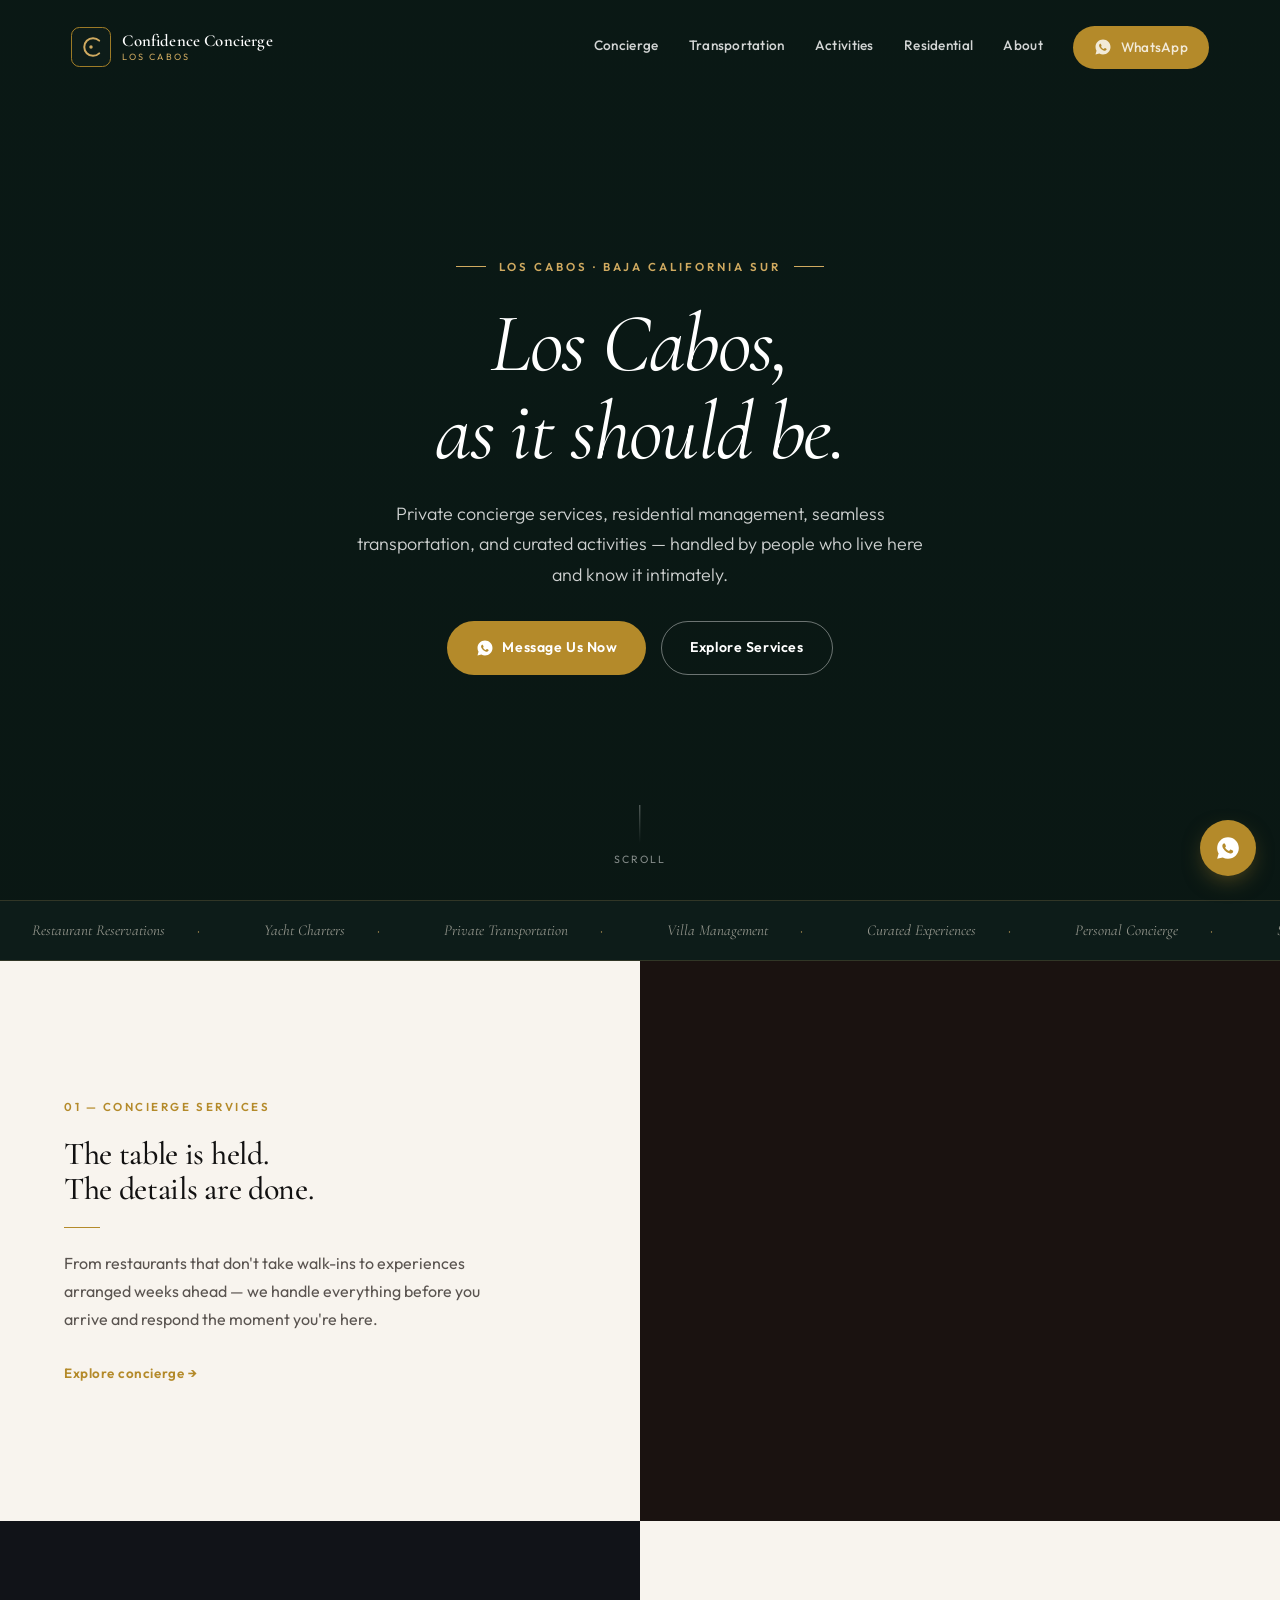
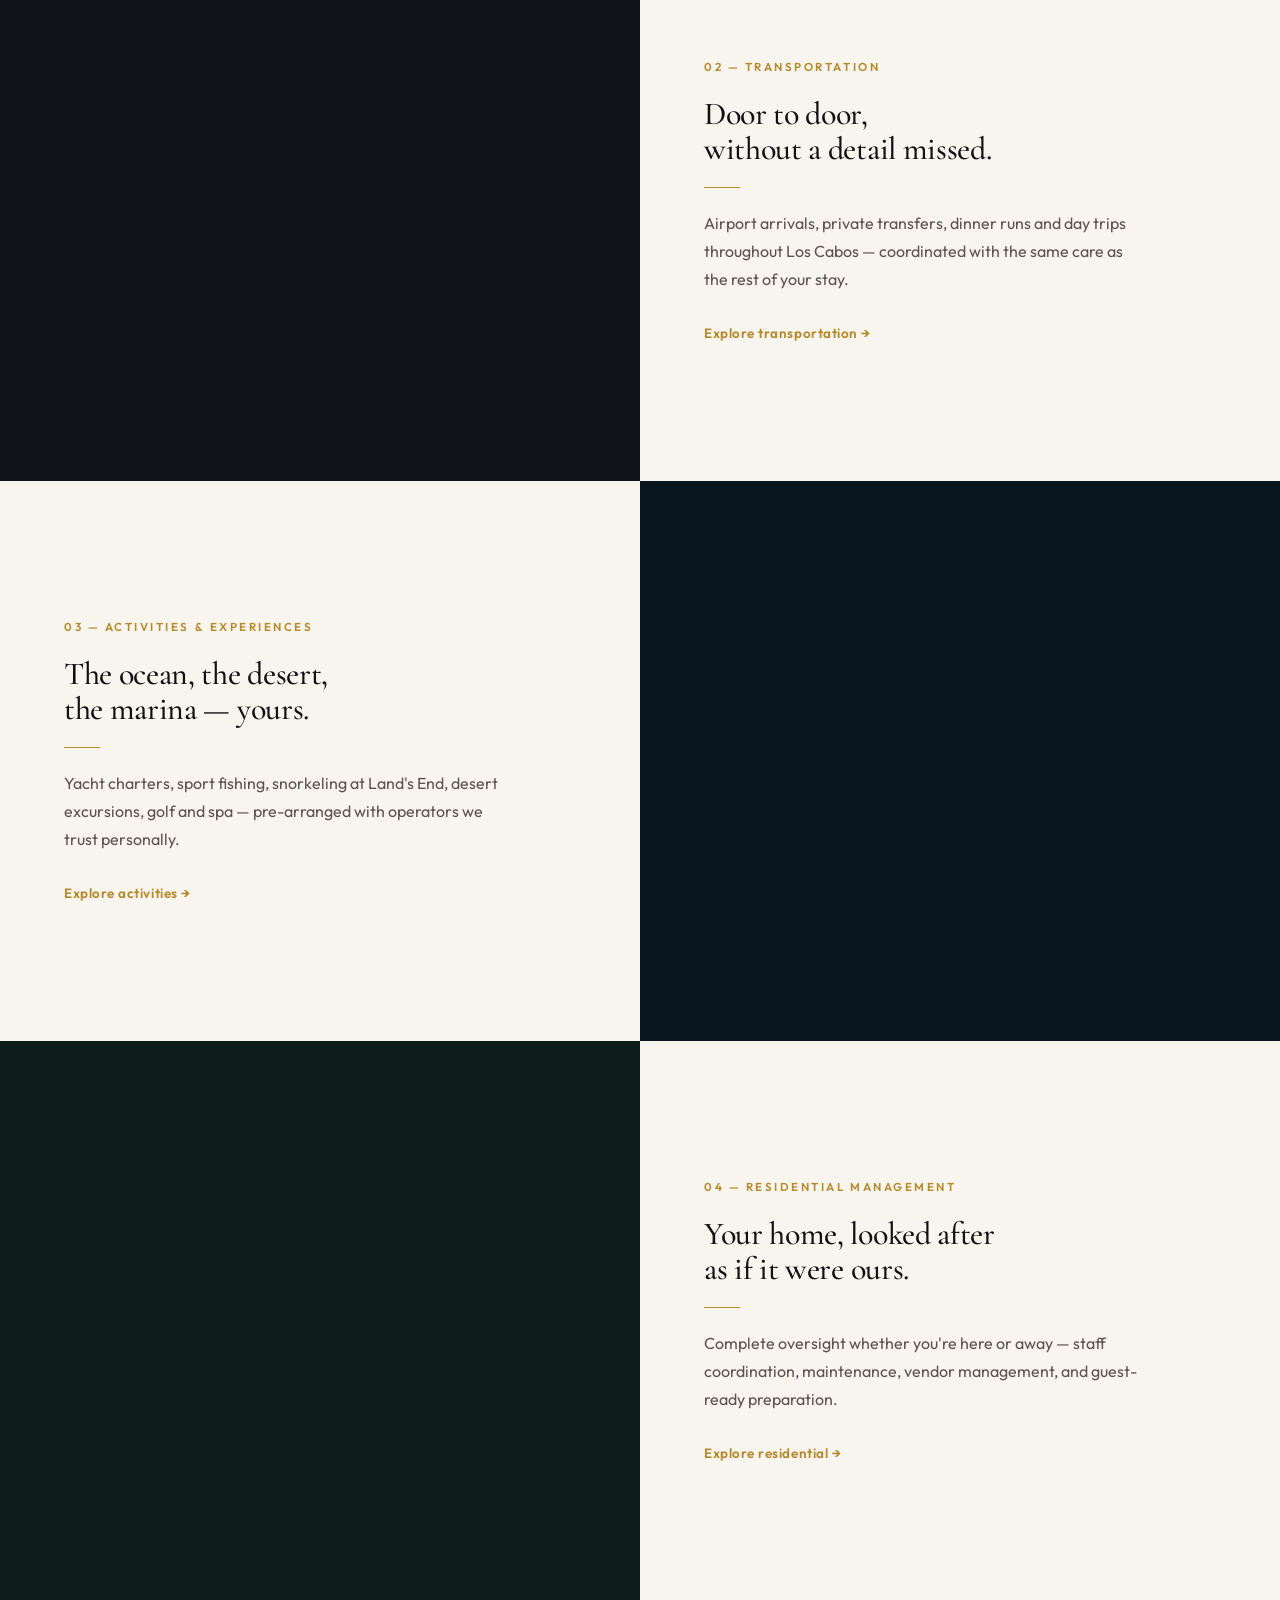
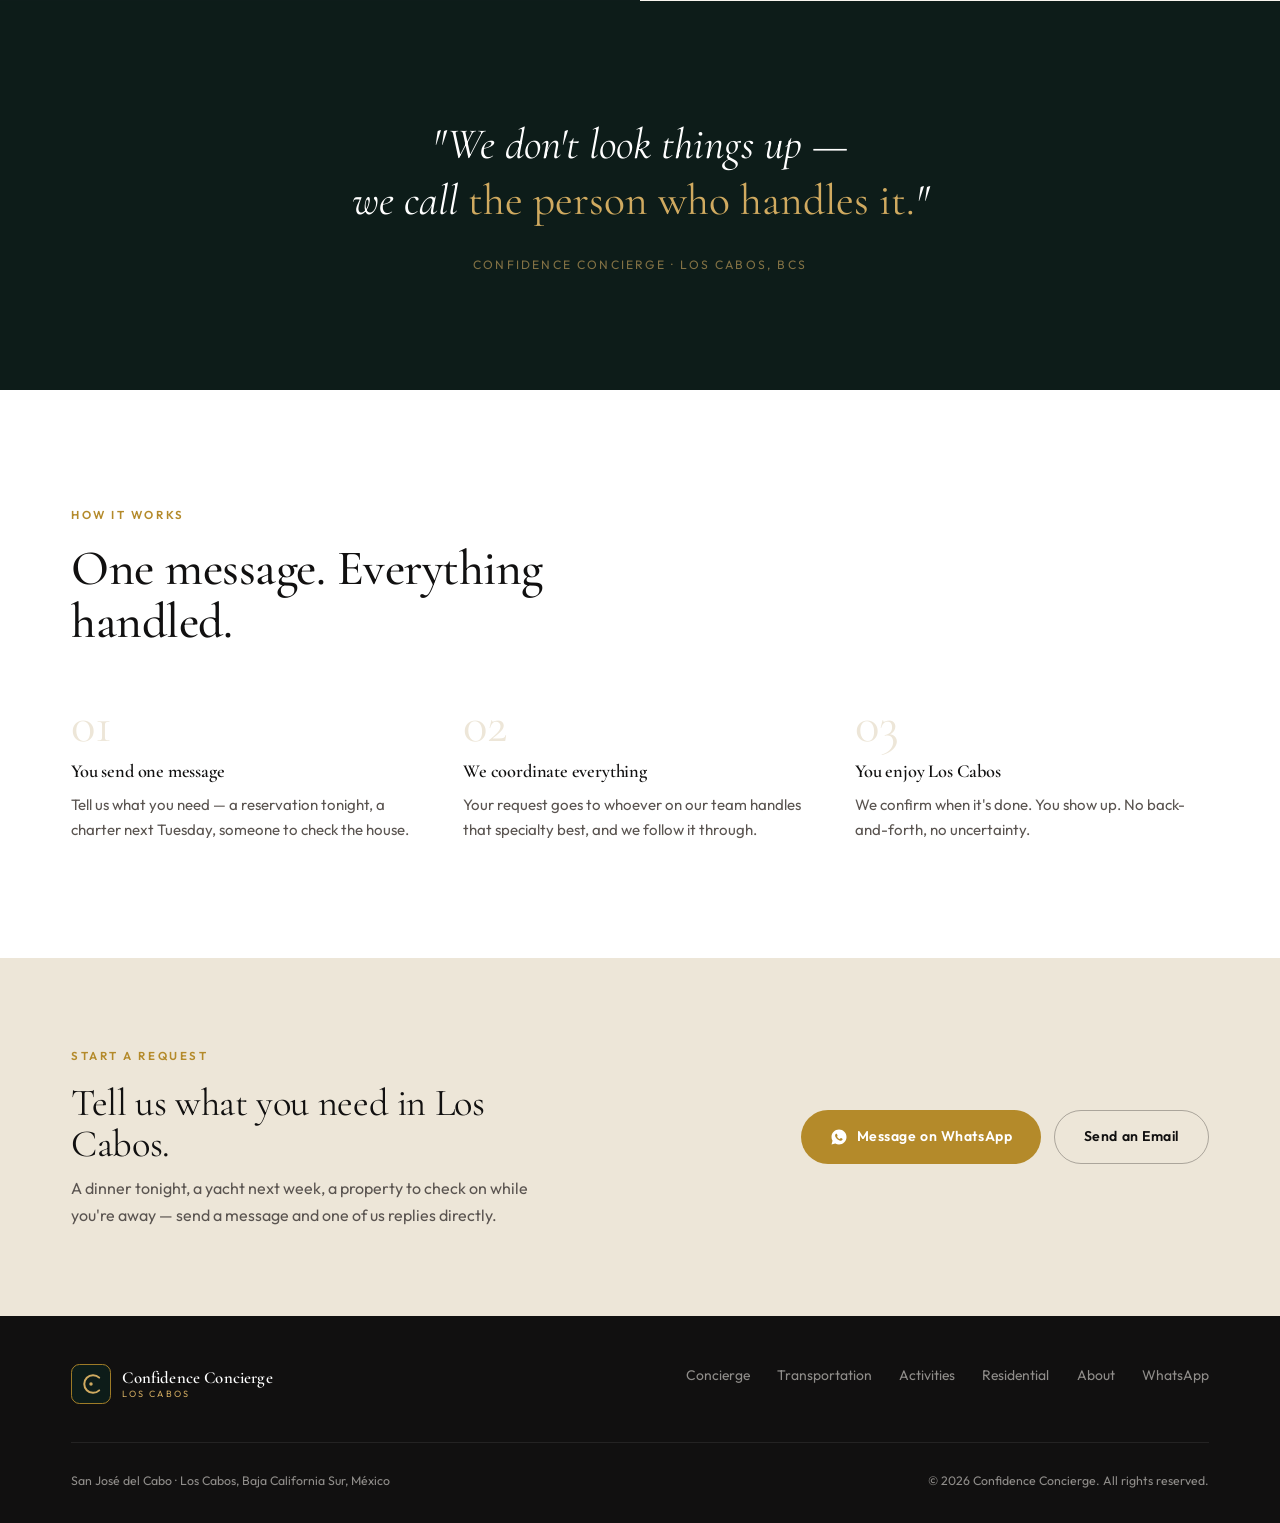
<file: index.html>
<!DOCTYPE html>
<html lang="en">
<head>
  <meta charset="UTF-8">
  <meta name="viewport" content="width=device-width, initial-scale=1.0">
  <title>Confidence Concierge — Private Concierge &amp; Lifestyle Services · Los Cabos</title>
  <meta name="description" content="Private concierge, residential management, transportation, and curated activities across Los Cabos, Baja California Sur.">
  <link rel="icon" type="image/svg+xml" href="data:image/svg+xml,%3Csvg xmlns='http://www.w3.org/2000/svg' viewBox='0 0 44 44'%3E%3Crect width='44' height='44' rx='9' fill='%230D1C19'/%3E%3Cpath d='M31 15a9.7 9.7 0 1 0 0 14' stroke='%23D0AA60' stroke-width='2.4' fill='none' stroke-linecap='round'/%3E%3Ccircle cx='22' cy='22' r='2' fill='%23D0AA60'/%3E%3C/svg%3E">
  <link rel="preconnect" href="https://fonts.googleapis.com">
  <link rel="preconnect" href="https://fonts.gstatic.com" crossorigin>
  <link href="https://fonts.googleapis.com/css2?family=Cormorant+Garamond:ital,wght@0,400;0,500;0,600;1,400;1,500&family=Outfit:wght@300;400;500;600&display=swap" rel="stylesheet">
  <link rel="stylesheet" href="css/styles.css">
</head>
<body>

<header class="nav" id="siteNav">
  <div class="wrap">
    <a href="index.html" class="logo" aria-label="Confidence Concierge — home">
      <svg class="logo-mark" viewBox="0 0 44 44" fill="none" xmlns="http://www.w3.org/2000/svg" aria-hidden="true">
        <rect x="0.5" y="0.5" width="43" height="43" rx="9" fill="#0D1C19" stroke="#B48A2A" stroke-width="1"/>
        <path d="M31 15a9.7 9.7 0 1 0 0 14" stroke="#D0AA60" stroke-width="2.2" stroke-linecap="round"/>
        <circle cx="22" cy="22" r="1.9" fill="#D0AA60"/>
      </svg>
      <span class="logo-text">
        <span class="logo-name">Confidence Concierge</span>
        <span class="logo-city">Los Cabos</span>
      </span>
    </a>
    <button class="nav-burger" id="navBurger" aria-label="Open menu" aria-expanded="false">
      <span></span><span></span><span></span>
    </button>
    <div class="nav-backdrop" id="navBackdrop" aria-hidden="true"></div>
    <nav class="nav-links" id="navLinks" aria-label="Main navigation">
      <a href="concierge.html">Concierge</a>
      <a href="transportation.html">Transportation</a>
      <a href="activities.html">Activities</a>
      <a href="residential.html">Residential</a>
      <a href="about.html">About</a>
      <a href="#" class="js-wa btn btn--gold" style="padding:0.65rem 1.3rem;"><svg viewBox="0 0 24 24" fill="currentColor" aria-hidden="true"><path d="M12 2C6.48 2 2 6.48 2 12c0 1.85.5 3.58 1.36 5.07L2 22l5.07-1.32A9.93 9.93 0 0 0 12 22c5.52 0 10-4.48 10-10S17.52 2 12 2zm4.56 13.82c-.2.57-1.2 1.1-1.65 1.16-.43.07-.95.1-1.54-.1-.36-.11-.81-.26-1.4-.51-2.45-1.06-4.06-3.55-4.18-3.71-.13-.17-1-1.33-1-2.55 0-1.2.63-1.8.86-2.04.22-.24.49-.3.65-.3h.47c.15 0 .35-.05.55.43.2.49.7 1.7.77 1.83.06.12.1.27.02.43-.08.17-.12.27-.24.42-.12.14-.25.31-.36.42-.12.12-.24.25-.1.49.14.25.62 1.02 1.33 1.65.91.82 1.68 1.07 1.92 1.19.25.12.39.1.54-.07.14-.17.63-.73.8-.98.17-.25.34-.2.56-.12.23.09 1.46.69 1.71.81.25.12.42.18.48.29.06.1.06.6-.14 1.17z"/></svg> WhatsApp</a>
    </nav>
  </div>
</header>

<section class="hero">
  <div class="hero-bg" aria-hidden="true"></div>
  <div class="hero-content">
    <div class="hero-eyebrow"><span class="rule"></span> Los Cabos &middot; Baja California Sur <span class="rule"></span></div>
    <h1 class="t-hero">Los Cabos,<br>as it should be.</h1>
    <p class="hero-sub">Private concierge services, residential management, seamless transportation, and curated activities &mdash; handled by people who live here and know it intimately.</p>
    <div class="hero-actions">
      <a href="#" class="js-wa btn btn--gold"><svg viewBox="0 0 24 24" fill="currentColor" aria-hidden="true"><path d="M12 2C6.48 2 2 6.48 2 12c0 1.85.5 3.58 1.36 5.07L2 22l5.07-1.32A9.93 9.93 0 0 0 12 22c5.52 0 10-4.48 10-10S17.52 2 12 2zm4.56 13.82c-.2.57-1.2 1.1-1.65 1.16-.43.07-.95.1-1.54-.1-.36-.11-.81-.26-1.4-.51-2.45-1.06-4.06-3.55-4.18-3.71-.13-.17-1-1.33-1-2.55 0-1.2.63-1.8.86-2.04.22-.24.49-.3.65-.3h.47c.15 0 .35-.05.55.43.2.49.7 1.7.77 1.83.06.12.1.27.02.43-.08.17-.12.27-.24.42-.12.14-.25.31-.36.42-.12.12-.24.25-.1.49.14.25.62 1.02 1.33 1.65.91.82 1.68 1.07 1.92 1.19.25.12.39.1.54-.07.14-.17.63-.73.8-.98.17-.25.34-.2.56-.12.23.09 1.46.69 1.71.81.25.12.42.18.48.29.06.1.06.6-.14 1.17z"/></svg> Message Us Now</a>
      <a href="#services" class="btn btn--outline-light">Explore Services</a>
    </div>
  </div>
  <div class="hero-scroll" aria-hidden="true"><span class="line"></span><span>Scroll</span></div>
</section>

<div class="marquee-wrap" aria-hidden="true">
  <div class="marquee-track">
    <span>Restaurant Reservations</span><span>Yacht Charters</span><span>Private Transportation</span><span>Villa Management</span><span>Curated Experiences</span><span>Personal Concierge</span><span>Sport Fishing</span><span>Los Cabos Specialists</span>
    <span>Restaurant Reservations</span><span>Yacht Charters</span><span>Private Transportation</span><span>Villa Management</span><span>Curated Experiences</span><span>Personal Concierge</span><span>Sport Fishing</span><span>Los Cabos Specialists</span>
  </div>
</div>

<section id="services">
  <article class="svc-panel">
    <div class="svc-text reveal">
      <span class="eyebrow">01 &mdash; Concierge Services</span>
      <h3 class="t-h3">The table is held.<br>The details are done.</h3>
      <div class="divider"></div>
      <p>From restaurants that don't take walk-ins to experiences arranged weeks ahead &mdash; we handle everything before you arrive and respond the moment you're here.</p>
      <a href="concierge.html" class="svc-link">Explore concierge &rarr;</a>
    </div>
    <div class="svc-photo svc-photo--dining" role="img" aria-label="Fine dining"></div>
  </article>

  <article class="svc-panel svc-panel--flip">
    <div class="svc-photo svc-photo--transport" role="img" aria-label="Private transportation"></div>
    <div class="svc-text reveal">
      <span class="eyebrow">02 &mdash; Transportation</span>
      <h3 class="t-h3">Door to door,<br>without a detail missed.</h3>
      <div class="divider"></div>
      <p>Airport arrivals, private transfers, dinner runs and day trips throughout Los Cabos &mdash; coordinated with the same care as the rest of your stay.</p>
      <a href="transportation.html" class="svc-link">Explore transportation &rarr;</a>
    </div>
  </article>

  <article class="svc-panel">
    <div class="svc-text reveal">
      <span class="eyebrow">03 &mdash; Activities &amp; Experiences</span>
      <h3 class="t-h3">The ocean, the desert,<br>the marina &mdash; yours.</h3>
      <div class="divider"></div>
      <p>Yacht charters, sport fishing, snorkeling at Land's End, desert excursions, golf and spa &mdash; pre-arranged with operators we trust personally.</p>
      <a href="activities.html" class="svc-link">Explore activities &rarr;</a>
    </div>
    <div class="svc-photo svc-photo--activities" role="img" aria-label="Ocean activities"></div>
  </article>

  <article class="svc-panel svc-panel--flip">
    <div class="svc-photo svc-photo--villa" role="img" aria-label="Luxury villa"></div>
    <div class="svc-text reveal">
      <span class="eyebrow">04 &mdash; Residential Management</span>
      <h3 class="t-h3">Your home, looked after<br>as if it were ours.</h3>
      <div class="divider"></div>
      <p>Complete oversight whether you're here or away &mdash; staff coordination, maintenance, vendor management, and guest-ready preparation.</p>
      <a href="residential.html" class="svc-link">Explore residential &rarr;</a>
    </div>
  </article>
</section>

<section class="statement">
  <div class="wrap">
    <blockquote>"We don't look things up &mdash;<br>we call <em>the person who handles it.</em>"</blockquote>
    <cite>Confidence Concierge &middot; Los Cabos, BCS</cite>
  </div>
</section>

<section class="section">
  <div class="wrap">
    <div class="head reveal"><span class="eyebrow">How It Works</span><h2 class="t-h2">One message. Everything handled.</h2></div>
    <div class="steps">
      <div class="step reveal d1"><span class="step-num">01</span><h4>You send one message</h4><p>Tell us what you need &mdash; a reservation tonight, a charter next Tuesday, someone to check the house.</p></div>
      <div class="step reveal d2"><span class="step-num">02</span><h4>We coordinate everything</h4><p>Your request goes to whoever on our team handles that specialty best, and we follow it through.</p></div>
      <div class="step reveal d3"><span class="step-num">03</span><h4>You enjoy Los Cabos</h4><p>We confirm when it's done. You show up. No back-and-forth, no uncertainty.</p></div>
    </div>
  </div>
</section>
<section class="cta-band" id="contact">
  <div class="wrap">
    <div class="cta-inner">
      <div class="cta-copy">
        <span class="eyebrow">Start a Request</span>
        <h2>Tell us what you need in Los Cabos.</h2>
        <p>A dinner tonight, a yacht next week, a property to check on while you're away — send a message and one of us replies directly.</p>
      </div>
      <div class="cta-actions">
        <a href="#" class="js-wa btn btn--gold"><svg viewBox="0 0 24 24" fill="currentColor" aria-hidden="true"><path d="M12 2C6.48 2 2 6.48 2 12c0 1.85.5 3.58 1.36 5.07L2 22l5.07-1.32A9.93 9.93 0 0 0 12 22c5.52 0 10-4.48 10-10S17.52 2 12 2zm4.56 13.82c-.2.57-1.2 1.1-1.65 1.16-.43.07-.95.1-1.54-.1-.36-.11-.81-.26-1.4-.51-2.45-1.06-4.06-3.55-4.18-3.71-.13-.17-1-1.33-1-2.55 0-1.2.63-1.8.86-2.04.22-.24.49-.3.65-.3h.47c.15 0 .35-.05.55.43.2.49.7 1.7.77 1.83.06.12.1.27.02.43-.08.17-.12.27-.24.42-.12.14-.25.31-.36.42-.12.12-.24.25-.1.49.14.25.62 1.02 1.33 1.65.91.82 1.68 1.07 1.92 1.19.25.12.39.1.54-.07.14-.17.63-.73.8-.98.17-.25.34-.2.56-.12.23.09 1.46.69 1.71.81.25.12.42.18.48.29.06.1.06.6-.14 1.17z"/></svg> Message on WhatsApp</a>
        <a href="mailto:serratoleyva@gmail.com" class="btn btn--outline-dark">Send an Email</a>
      </div>
    </div>
  </div>
</section>
<footer>
  <div class="wrap">
    <div class="footer-top">
      <a href="index.html" class="logo" aria-label="Confidence Concierge — home">
        <svg class="logo-mark" viewBox="0 0 44 44" fill="none" xmlns="http://www.w3.org/2000/svg" aria-hidden="true">
        <rect x="0.5" y="0.5" width="43" height="43" rx="9" fill="#0D1C19" stroke="#B48A2A" stroke-width="1"/>
        <path d="M31 15a9.7 9.7 0 1 0 0 14" stroke="#D0AA60" stroke-width="2.2" stroke-linecap="round"/>
        <circle cx="22" cy="22" r="1.9" fill="#D0AA60"/>
      </svg>
        <span class="logo-text">
          <span class="logo-name">Confidence Concierge</span>
          <span class="logo-city">Los Cabos</span>
        </span>
      </a>
      <nav class="footer-nav" aria-label="Footer navigation">
        <a href="concierge.html">Concierge</a>
        <a href="transportation.html">Transportation</a>
        <a href="activities.html">Activities</a>
        <a href="residential.html">Residential</a>
        <a href="about.html">About</a>
        <a href="#" class="js-wa">WhatsApp</a>
      </nav>
    </div>
    <div class="footer-bottom">
      <span>San Jos&eacute; del Cabo &middot; Los Cabos, Baja California Sur, M&eacute;xico</span>
      <span>&copy; <span id="yr"></span> Confidence Concierge. All rights reserved.</span>
    </div>
  </div>
</footer>

<a href="#" class="js-wa wa-fab" aria-label="Message us on WhatsApp"><svg viewBox="0 0 24 24" fill="currentColor" aria-hidden="true"><path d="M12 2C6.48 2 2 6.48 2 12c0 1.85.5 3.58 1.36 5.07L2 22l5.07-1.32A9.93 9.93 0 0 0 12 22c5.52 0 10-4.48 10-10S17.52 2 12 2zm4.56 13.82c-.2.57-1.2 1.1-1.65 1.16-.43.07-.95.1-1.54-.1-.36-.11-.81-.26-1.4-.51-2.45-1.06-4.06-3.55-4.18-3.71-.13-.17-1-1.33-1-2.55 0-1.2.63-1.8.86-2.04.22-.24.49-.3.65-.3h.47c.15 0 .35-.05.55.43.2.49.7 1.7.77 1.83.06.12.1.27.02.43-.08.17-.12.27-.24.42-.12.14-.25.31-.36.42-.12.12-.24.25-.1.49.14.25.62 1.02 1.33 1.65.91.82 1.68 1.07 1.92 1.19.25.12.39.1.54-.07.14-.17.63-.73.8-.98.17-.25.34-.2.56-.12.23.09 1.46.69 1.71.81.25.12.42.18.48.29.06.1.06.6-.14 1.17z"/></svg></a>

<!-- Images: Unsplash (free commercial license — unsplash.com/license) -->
<script src="js/main.js"></script>
</body>
</html>
</file>
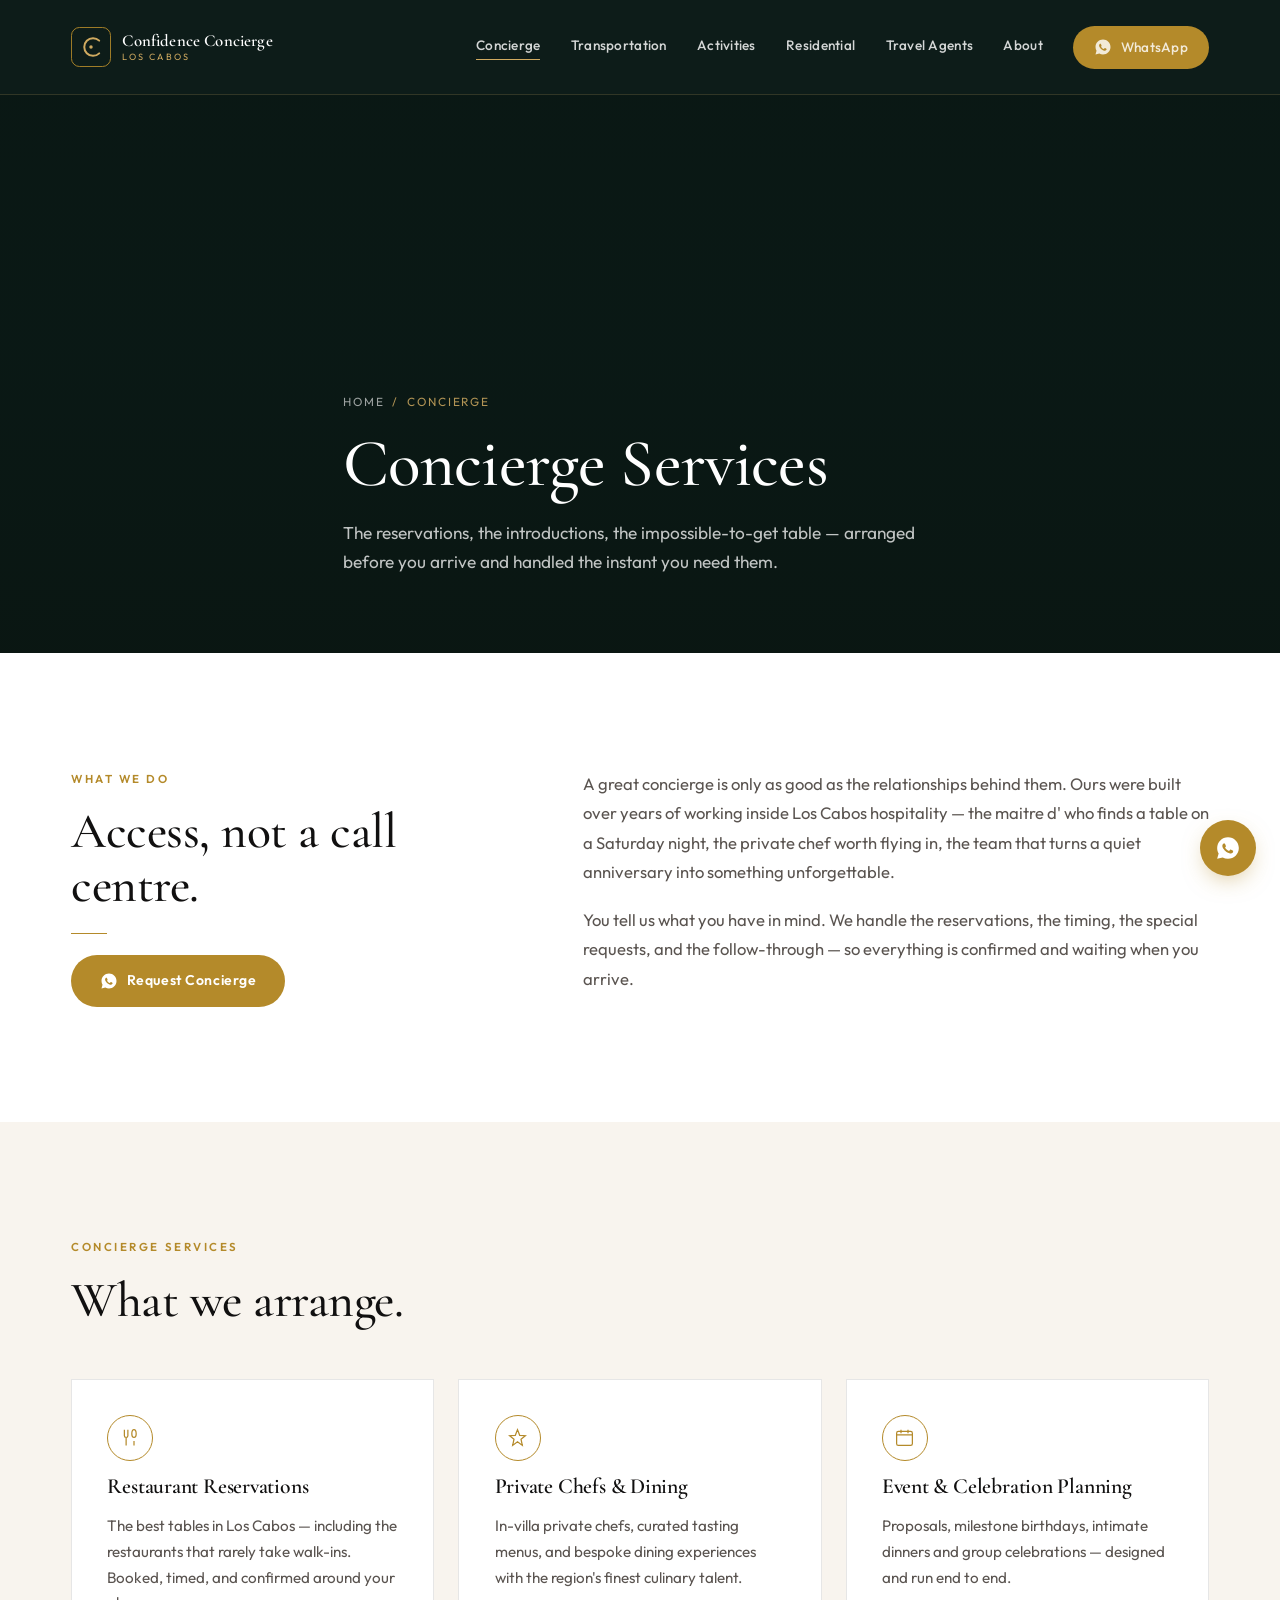
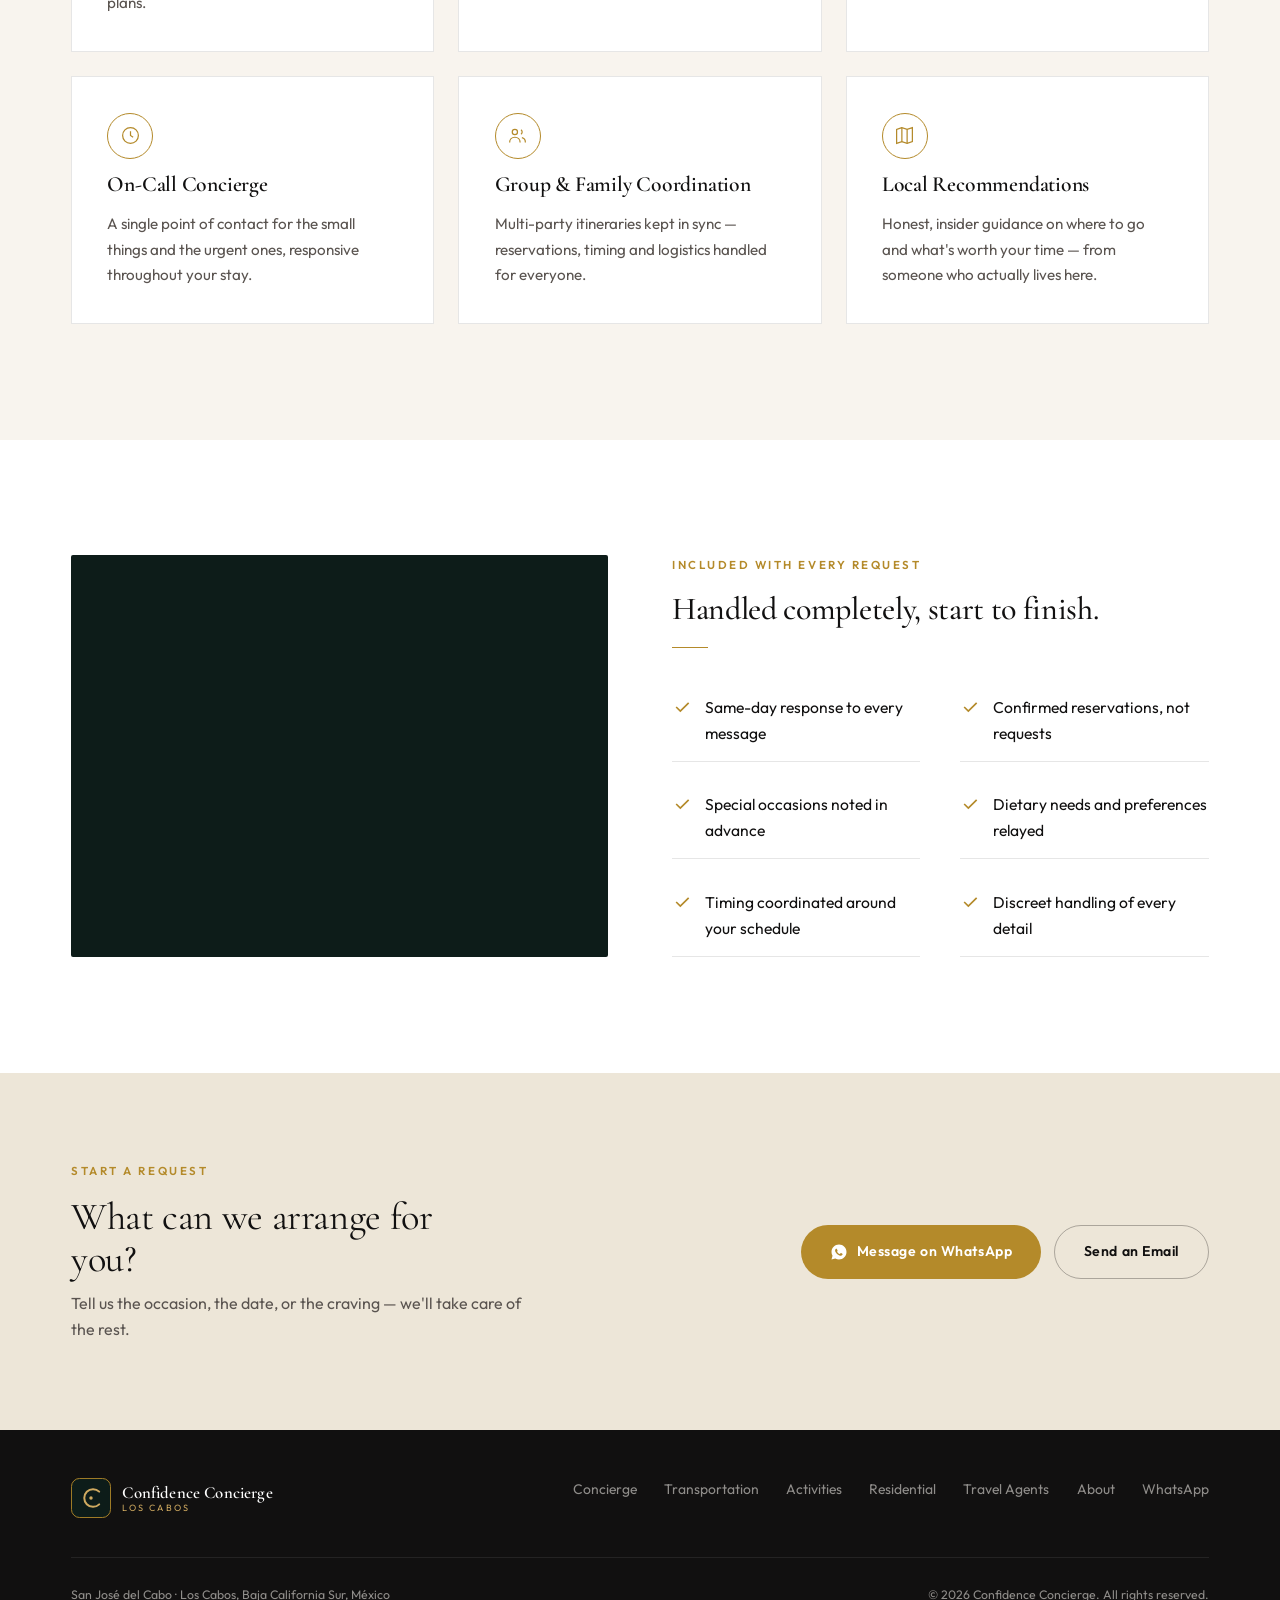
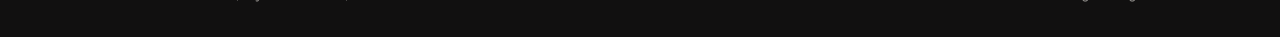
<file: concierge.html>
<!DOCTYPE html>
<html lang="en">
<head>
  <meta charset="UTF-8">
  <meta name="viewport" content="width=device-width, initial-scale=1.0">
  <title>Concierge Services — Confidence Concierge · Los Cabos</title>
  <meta name="description" content="Restaurant reservations, private chefs, dining experiences and personal concierge service across Los Cabos.">
  <link rel="icon" type="image/svg+xml" href="data:image/svg+xml,%3Csvg xmlns='http://www.w3.org/2000/svg' viewBox='0 0 44 44'%3E%3Crect width='44' height='44' rx='9' fill='%230D1C19'/%3E%3Cpath d='M31 15a9.7 9.7 0 1 0 0 14' stroke='%23D0AA60' stroke-width='2.4' fill='none' stroke-linecap='round'/%3E%3Ccircle cx='22' cy='22' r='2' fill='%23D0AA60'/%3E%3C/svg%3E">
  <link rel="preconnect" href="https://fonts.googleapis.com">
  <link rel="preconnect" href="https://fonts.gstatic.com" crossorigin>
  <link href="https://fonts.googleapis.com/css2?family=Cormorant+Garamond:ital,wght@0,400;0,500;0,600;1,400;1,500&family=Outfit:wght@300;400;500;600&display=swap" rel="stylesheet">
  <link rel="stylesheet" href="css/styles.css">
</head>
<body>
<header class="nav nav--solid" id="siteNav">
  <div class="wrap">
    <a href="index.html" class="logo" aria-label="Confidence Concierge — home">
      <svg class="logo-mark" viewBox="0 0 44 44" fill="none" xmlns="http://www.w3.org/2000/svg" aria-hidden="true">
        <rect x="0.5" y="0.5" width="43" height="43" rx="9" fill="#0D1C19" stroke="#B48A2A" stroke-width="1"/>
        <path d="M31 15a9.7 9.7 0 1 0 0 14" stroke="#D0AA60" stroke-width="2.2" stroke-linecap="round"/>
        <circle cx="22" cy="22" r="1.9" fill="#D0AA60"/>
      </svg>
      <span class="logo-text">
        <span class="logo-name">Confidence Concierge</span>
        <span class="logo-city">Los Cabos</span>
      </span>
    </a>
    <button class="nav-burger" id="navBurger" aria-label="Open menu" aria-expanded="false">
      <span></span><span></span><span></span>
    </button>
    <div class="nav-backdrop" id="navBackdrop" aria-hidden="true"></div>
    <nav class="nav-links" id="navLinks" aria-label="Main navigation">
      <a href="concierge.html" class="active">Concierge</a>
      <a href="transportation.html">Transportation</a>
      <a href="activities.html">Activities</a>
      <a href="residential.html">Residential</a>
      <a href="travel-agents.html">Travel Agents</a>
      <a href="about.html">About</a>
      <a href="#" class="js-wa btn btn--gold" style="padding:0.65rem 1.3rem;"><svg viewBox="0 0 24 24" fill="currentColor" aria-hidden="true"><path d="M12 2C6.48 2 2 6.48 2 12c0 1.85.5 3.58 1.36 5.07L2 22l5.07-1.32A9.93 9.93 0 0 0 12 22c5.52 0 10-4.48 10-10S17.52 2 12 2zm4.56 13.82c-.2.57-1.2 1.1-1.65 1.16-.43.07-.95.1-1.54-.1-.36-.11-.81-.26-1.4-.51-2.45-1.06-4.06-3.55-4.18-3.71-.13-.17-1-1.33-1-2.55 0-1.2.63-1.8.86-2.04.22-.24.49-.3.65-.3h.47c.15 0 .35-.05.55.43.2.49.7 1.7.77 1.83.06.12.1.27.02.43-.08.17-.12.27-.24.42-.12.14-.25.31-.36.42-.12.12-.24.25-.1.49.14.25.62 1.02 1.33 1.65.91.82 1.68 1.07 1.92 1.19.25.12.39.1.54-.07.14-.17.63-.73.8-.98.17-.25.34-.2.56-.12.23.09 1.46.69 1.71.81.25.12.42.18.48.29.06.1.06.6-.14 1.17z"/></svg> WhatsApp</a>
    </nav>
  </div>
</header>

<section class="page-hero">
  <div class="page-hero-bg bg-concierge" aria-hidden="true"></div>
  <div class="wrap page-hero-content">
    <div class="crumb"><a href="index.html">Home</a> &nbsp;/&nbsp; Concierge</div>
    <h1>Concierge Services</h1>
    <p>The reservations, the introductions, the impossible-to-get table &mdash; arranged before you arrive and handled the instant you need them.</p>
  </div>
</section>

<section class="section">
  <div class="wrap">
    <div class="intro-split">
      <div class="sticky">
        <span class="eyebrow">What We Do</span>
        <h2 class="t-h2">Access, not a call centre.</h2>
        <div class="divider"></div>
        <a href="#" class="js-wa btn btn--gold"><svg viewBox="0 0 24 24" fill="currentColor" aria-hidden="true"><path d="M12 2C6.48 2 2 6.48 2 12c0 1.85.5 3.58 1.36 5.07L2 22l5.07-1.32A9.93 9.93 0 0 0 12 22c5.52 0 10-4.48 10-10S17.52 2 12 2zm4.56 13.82c-.2.57-1.2 1.1-1.65 1.16-.43.07-.95.1-1.54-.1-.36-.11-.81-.26-1.4-.51-2.45-1.06-4.06-3.55-4.18-3.71-.13-.17-1-1.33-1-2.55 0-1.2.63-1.8.86-2.04.22-.24.49-.3.65-.3h.47c.15 0 .35-.05.55.43.2.49.7 1.7.77 1.83.06.12.1.27.02.43-.08.17-.12.27-.24.42-.12.14-.25.31-.36.42-.12.12-.24.25-.1.49.14.25.62 1.02 1.33 1.65.91.82 1.68 1.07 1.92 1.19.25.12.39.1.54-.07.14-.17.63-.73.8-.98.17-.25.34-.2.56-.12.23.09 1.46.69 1.71.81.25.12.42.18.48.29.06.1.06.6-.14 1.17z"/></svg> Request Concierge</a>
      </div>
      <div class="intro-body">
        <p>A great concierge is only as good as the relationships behind them. Ours were built over years of working inside Los Cabos hospitality &mdash; the maitre d' who finds a table on a Saturday night, the private chef worth flying in, the team that turns a quiet anniversary into something unforgettable.</p>
        <p>You tell us what you have in mind. We handle the reservations, the timing, the special requests, and the follow-through &mdash; so everything is confirmed and waiting when you arrive.</p>
      </div>
    </div>
  </div>
</section>

<section class="section section--cream">
  <div class="wrap">
    <div class="head"><span class="eyebrow">Concierge Services</span><h2 class="t-h2">What we arrange.</h2></div>
    <div class="feat-grid">
      <div class="feat-card">
        <div class="feat-icon"><svg viewBox="0 0 24 24" fill="none" stroke="currentColor" stroke-width="1.4"><path d="M5 3v7a2 2 0 0 0 4 0V3M7 12v9M16 3c-1.5 0-2.5 2-2.5 5s1 4 2.5 4 2.5-1 2.5-4-1-5-2.5-5zM16 16v5"/></svg></div>
        <h4>Restaurant Reservations</h4>
        <p>The best tables in Los Cabos &mdash; including the restaurants that rarely take walk-ins. Booked, timed, and confirmed around your plans.</p>
      </div>
      <div class="feat-card">
        <div class="feat-icon"><svg viewBox="0 0 24 24" fill="none" stroke="currentColor" stroke-width="1.4"><path d="M12 3l2.5 6.5L21 10l-5 4 1.5 7L12 17l-5.5 4L8 14l-5-4 6.5-.5L12 3z"/></svg></div>
        <h4>Private Chefs &amp; Dining</h4>
        <p>In-villa private chefs, curated tasting menus, and bespoke dining experiences with the region's finest culinary talent.</p>
      </div>
      <div class="feat-card">
        <div class="feat-icon"><svg viewBox="0 0 24 24" fill="none" stroke="currentColor" stroke-width="1.4"><rect x="3" y="5" width="18" height="16" rx="2"/><path d="M3 9h18M8 3v4M16 3v4"/></svg></div>
        <h4>Event &amp; Celebration Planning</h4>
        <p>Proposals, milestone birthdays, intimate dinners and group celebrations &mdash; designed and run end to end.</p>
      </div>
      <div class="feat-card">
        <div class="feat-icon"><svg viewBox="0 0 24 24" fill="none" stroke="currentColor" stroke-width="1.4"><circle cx="12" cy="12" r="9"/><path d="M12 7v5l3 2"/></svg></div>
        <h4>On-Call Concierge</h4>
        <p>A single point of contact for the small things and the urgent ones, responsive throughout your stay.</p>
      </div>
      <div class="feat-card">
        <div class="feat-icon"><svg viewBox="0 0 24 24" fill="none" stroke="currentColor" stroke-width="1.4"><circle cx="9" cy="8" r="3"/><path d="M3 20c0-3.5 2.5-6 6-6s6 2.5 6 6"/><path d="M16 5.5a3 3 0 0 1 0 5M21 20c0-3-1.5-5-4-5.5"/></svg></div>
        <h4>Group &amp; Family Coordination</h4>
        <p>Multi-party itineraries kept in sync &mdash; reservations, timing and logistics handled for everyone.</p>
      </div>
      <div class="feat-card">
        <div class="feat-icon"><svg viewBox="0 0 24 24" fill="none" stroke="currentColor" stroke-width="1.4"><path d="M9 3L3 5v16l6-2 6 2 6-2V3l-6 2-6-2z"/><path d="M9 3v16M15 5v16"/></svg></div>
        <h4>Local Recommendations</h4>
        <p>Honest, insider guidance on where to go and what's worth your time &mdash; from someone who actually lives here.</p>
      </div>
    </div>
  </div>
</section>

<section class="section">
  <div class="wrap">
    <div class="media-row">
      <div class="media-img" style="background-image:url('https://images.unsplash.com/photo-1551218808-94e220e084d2?auto=format&fit=crop&w=1000&q=80');" role="img" aria-label="Curated dining experience"></div>
      <div>
        <span class="eyebrow">Included With Every Request</span>
        <h3 class="t-h3">Handled completely, start to finish.</h3>
        <div class="divider"></div>
        <div class="checklist"><div class="check-item"><svg viewBox="0 0 24 24" fill="none" stroke="currentColor" stroke-width="2"><path d="M5 12l5 5L20 7"/></svg><span>Same-day response to every message</span></div><div class="check-item"><svg viewBox="0 0 24 24" fill="none" stroke="currentColor" stroke-width="2"><path d="M5 12l5 5L20 7"/></svg><span>Confirmed reservations, not requests</span></div><div class="check-item"><svg viewBox="0 0 24 24" fill="none" stroke="currentColor" stroke-width="2"><path d="M5 12l5 5L20 7"/></svg><span>Special occasions noted in advance</span></div><div class="check-item"><svg viewBox="0 0 24 24" fill="none" stroke="currentColor" stroke-width="2"><path d="M5 12l5 5L20 7"/></svg><span>Dietary needs and preferences relayed</span></div><div class="check-item"><svg viewBox="0 0 24 24" fill="none" stroke="currentColor" stroke-width="2"><path d="M5 12l5 5L20 7"/></svg><span>Timing coordinated around your schedule</span></div><div class="check-item"><svg viewBox="0 0 24 24" fill="none" stroke="currentColor" stroke-width="2"><path d="M5 12l5 5L20 7"/></svg><span>Discreet handling of every detail</span></div></div>
      </div>
    </div>
  </div>
</section>
<section class="cta-band" id="contact">
  <div class="wrap">
    <div class="cta-inner">
      <div class="cta-copy">
        <span class="eyebrow">Start a Request</span>
        <h2>What can we arrange for you?</h2>
        <p>Tell us the occasion, the date, or the craving &mdash; we'll take care of the rest.</p>
      </div>
      <div class="cta-actions">
        <a href="#" class="js-wa btn btn--gold"><svg viewBox="0 0 24 24" fill="currentColor" aria-hidden="true"><path d="M12 2C6.48 2 2 6.48 2 12c0 1.85.5 3.58 1.36 5.07L2 22l5.07-1.32A9.93 9.93 0 0 0 12 22c5.52 0 10-4.48 10-10S17.52 2 12 2zm4.56 13.82c-.2.57-1.2 1.1-1.65 1.16-.43.07-.95.1-1.54-.1-.36-.11-.81-.26-1.4-.51-2.45-1.06-4.06-3.55-4.18-3.71-.13-.17-1-1.33-1-2.55 0-1.2.63-1.8.86-2.04.22-.24.49-.3.65-.3h.47c.15 0 .35-.05.55.43.2.49.7 1.7.77 1.83.06.12.1.27.02.43-.08.17-.12.27-.24.42-.12.14-.25.31-.36.42-.12.12-.24.25-.1.49.14.25.62 1.02 1.33 1.65.91.82 1.68 1.07 1.92 1.19.25.12.39.1.54-.07.14-.17.63-.73.8-.98.17-.25.34-.2.56-.12.23.09 1.46.69 1.71.81.25.12.42.18.48.29.06.1.06.6-.14 1.17z"/></svg> Message on WhatsApp</a>
        <a href="mailto:serratoleyva@gmail.com" class="btn btn--outline-dark">Send an Email</a>
      </div>
    </div>
  </div>
</section>
<footer>
  <div class="wrap">
    <div class="footer-top">
      <a href="index.html" class="logo" aria-label="Confidence Concierge — home">
        <svg class="logo-mark" viewBox="0 0 44 44" fill="none" xmlns="http://www.w3.org/2000/svg" aria-hidden="true">
        <rect x="0.5" y="0.5" width="43" height="43" rx="9" fill="#0D1C19" stroke="#B48A2A" stroke-width="1"/>
        <path d="M31 15a9.7 9.7 0 1 0 0 14" stroke="#D0AA60" stroke-width="2.2" stroke-linecap="round"/>
        <circle cx="22" cy="22" r="1.9" fill="#D0AA60"/>
      </svg>
        <span class="logo-text">
          <span class="logo-name">Confidence Concierge</span>
          <span class="logo-city">Los Cabos</span>
        </span>
      </a>
      <nav class="footer-nav" aria-label="Footer navigation">
        <a href="concierge.html">Concierge</a>
        <a href="transportation.html">Transportation</a>
        <a href="activities.html">Activities</a>
        <a href="residential.html">Residential</a>
        <a href="travel-agents.html">Travel Agents</a>
      <a href="about.html">About</a>
        <a href="#" class="js-wa">WhatsApp</a>
      </nav>
    </div>
    <div class="footer-bottom">
      <span>San Jos&eacute; del Cabo &middot; Los Cabos, Baja California Sur, M&eacute;xico</span>
      <span>&copy; <span id="yr"></span> Confidence Concierge. All rights reserved.</span>
    </div>
  </div>
</footer>

<a href="#" class="js-wa wa-fab" aria-label="Message us on WhatsApp"><svg viewBox="0 0 24 24" fill="currentColor" aria-hidden="true"><path d="M12 2C6.48 2 2 6.48 2 12c0 1.85.5 3.58 1.36 5.07L2 22l5.07-1.32A9.93 9.93 0 0 0 12 22c5.52 0 10-4.48 10-10S17.52 2 12 2zm4.56 13.82c-.2.57-1.2 1.1-1.65 1.16-.43.07-.95.1-1.54-.1-.36-.11-.81-.26-1.4-.51-2.45-1.06-4.06-3.55-4.18-3.71-.13-.17-1-1.33-1-2.55 0-1.2.63-1.8.86-2.04.22-.24.49-.3.65-.3h.47c.15 0 .35-.05.55.43.2.49.7 1.7.77 1.83.06.12.1.27.02.43-.08.17-.12.27-.24.42-.12.14-.25.31-.36.42-.12.12-.24.25-.1.49.14.25.62 1.02 1.33 1.65.91.82 1.68 1.07 1.92 1.19.25.12.39.1.54-.07.14-.17.63-.73.8-.98.17-.25.34-.2.56-.12.23.09 1.46.69 1.71.81.25.12.42.18.48.29.06.1.06.6-.14 1.17z"/></svg></a>

<!-- Images: Unsplash (free commercial license — unsplash.com/license) -->
<script src="js/main.js"></script>
</body>
</html>
</file>
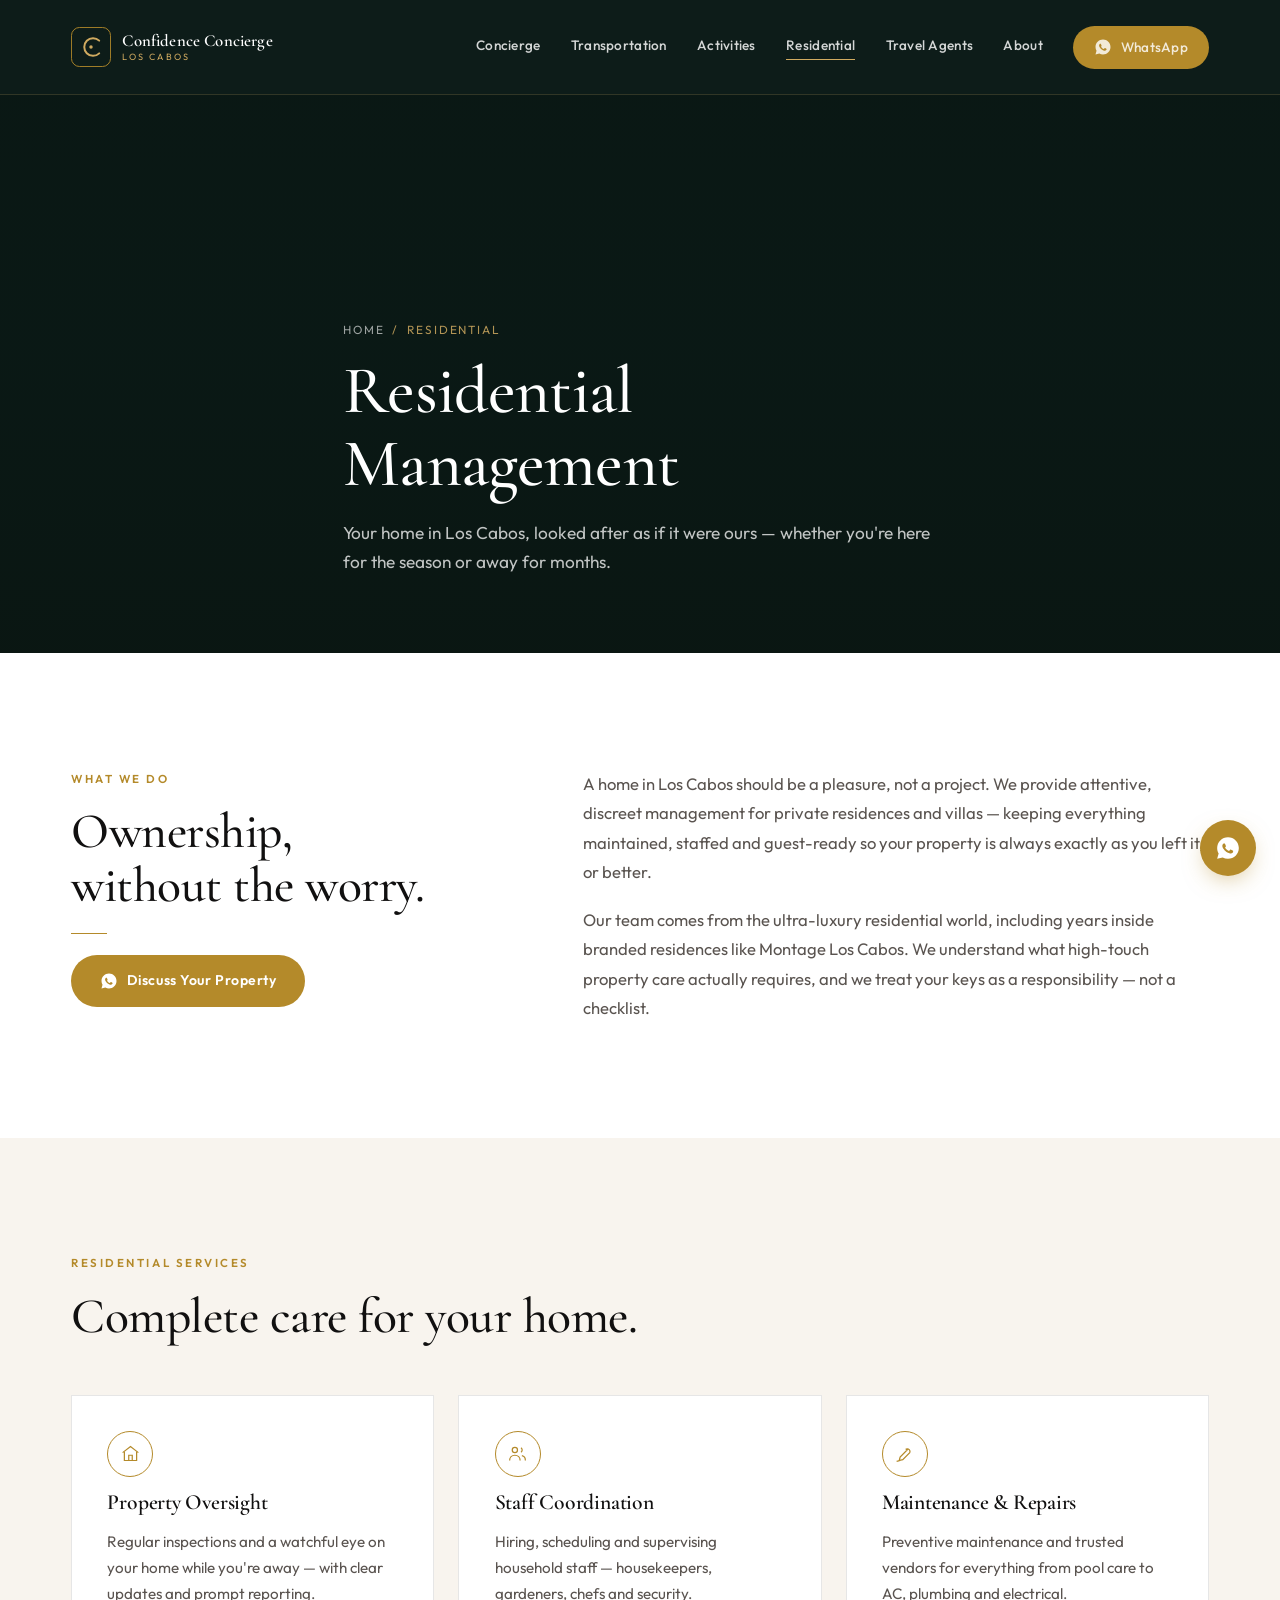
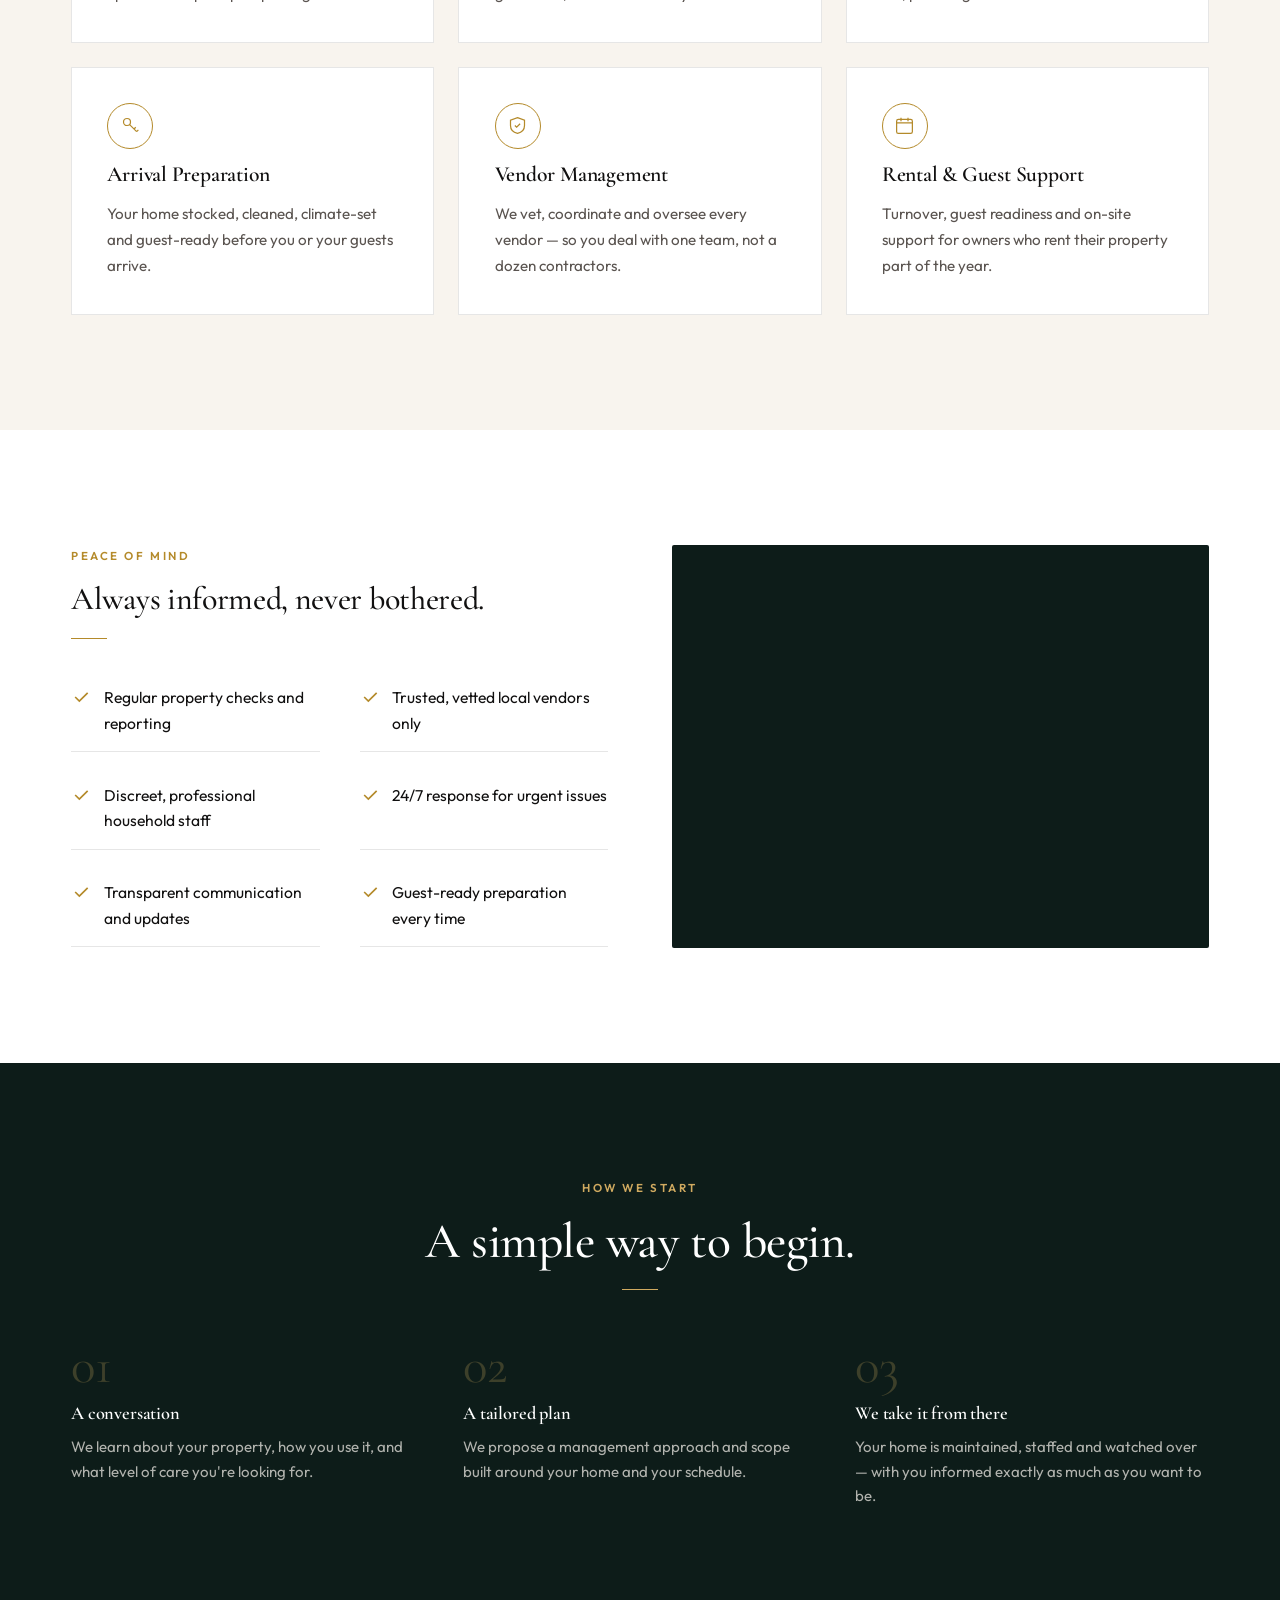
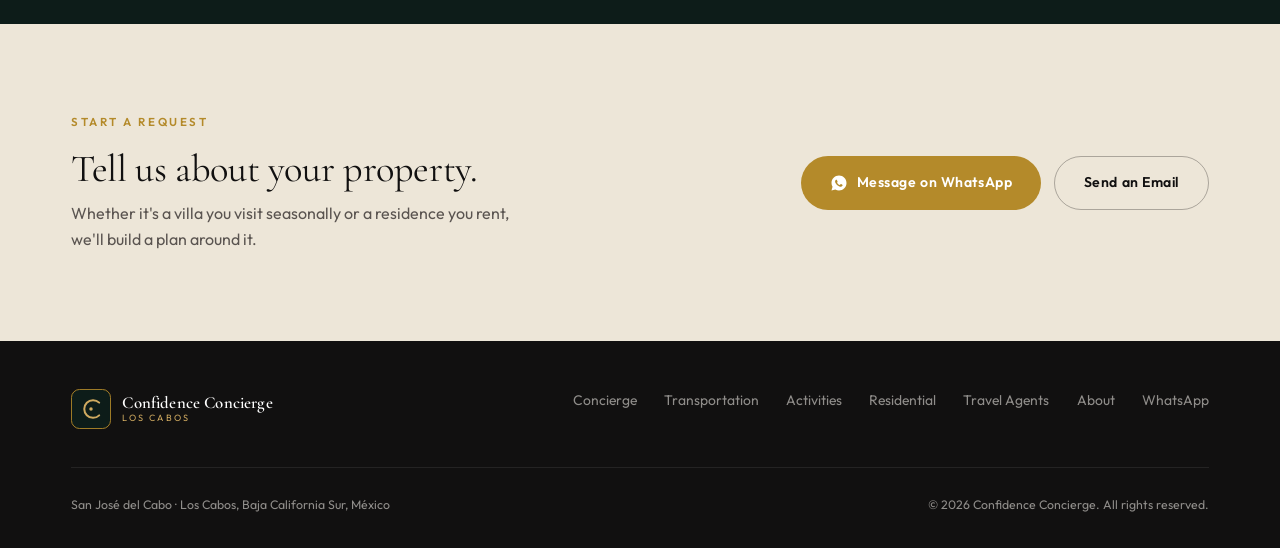
<file: residential.html>
<!DOCTYPE html>
<html lang="en">
<head>
  <meta charset="UTF-8">
  <meta name="viewport" content="width=device-width, initial-scale=1.0">
  <title>Residential Management — Confidence Concierge · Los Cabos</title>
  <meta name="description" content="Property oversight, staff coordination, maintenance and guest-ready preparation for homes and villas in Los Cabos.">
  <link rel="icon" type="image/svg+xml" href="data:image/svg+xml,%3Csvg xmlns='http://www.w3.org/2000/svg' viewBox='0 0 44 44'%3E%3Crect width='44' height='44' rx='9' fill='%230D1C19'/%3E%3Cpath d='M31 15a9.7 9.7 0 1 0 0 14' stroke='%23D0AA60' stroke-width='2.4' fill='none' stroke-linecap='round'/%3E%3Ccircle cx='22' cy='22' r='2' fill='%23D0AA60'/%3E%3C/svg%3E">
  <link rel="preconnect" href="https://fonts.googleapis.com">
  <link rel="preconnect" href="https://fonts.gstatic.com" crossorigin>
  <link href="https://fonts.googleapis.com/css2?family=Cormorant+Garamond:ital,wght@0,400;0,500;0,600;1,400;1,500&family=Outfit:wght@300;400;500;600&display=swap" rel="stylesheet">
  <link rel="stylesheet" href="css/styles.css">
</head>
<body>
<header class="nav nav--solid" id="siteNav">
  <div class="wrap">
    <a href="index.html" class="logo" aria-label="Confidence Concierge — home">
      <svg class="logo-mark" viewBox="0 0 44 44" fill="none" xmlns="http://www.w3.org/2000/svg" aria-hidden="true">
        <rect x="0.5" y="0.5" width="43" height="43" rx="9" fill="#0D1C19" stroke="#B48A2A" stroke-width="1"/>
        <path d="M31 15a9.7 9.7 0 1 0 0 14" stroke="#D0AA60" stroke-width="2.2" stroke-linecap="round"/>
        <circle cx="22" cy="22" r="1.9" fill="#D0AA60"/>
      </svg>
      <span class="logo-text">
        <span class="logo-name">Confidence Concierge</span>
        <span class="logo-city">Los Cabos</span>
      </span>
    </a>
    <button class="nav-burger" id="navBurger" aria-label="Open menu" aria-expanded="false">
      <span></span><span></span><span></span>
    </button>
    <div class="nav-backdrop" id="navBackdrop" aria-hidden="true"></div>
    <nav class="nav-links" id="navLinks" aria-label="Main navigation">
      <a href="concierge.html">Concierge</a>
      <a href="transportation.html">Transportation</a>
      <a href="activities.html">Activities</a>
      <a href="residential.html" class="active">Residential</a>
      <a href="travel-agents.html">Travel Agents</a>
      <a href="about.html">About</a>
      <a href="#" class="js-wa btn btn--gold" style="padding:0.65rem 1.3rem;"><svg viewBox="0 0 24 24" fill="currentColor" aria-hidden="true"><path d="M12 2C6.48 2 2 6.48 2 12c0 1.85.5 3.58 1.36 5.07L2 22l5.07-1.32A9.93 9.93 0 0 0 12 22c5.52 0 10-4.48 10-10S17.52 2 12 2zm4.56 13.82c-.2.57-1.2 1.1-1.65 1.16-.43.07-.95.1-1.54-.1-.36-.11-.81-.26-1.4-.51-2.45-1.06-4.06-3.55-4.18-3.71-.13-.17-1-1.33-1-2.55 0-1.2.63-1.8.86-2.04.22-.24.49-.3.65-.3h.47c.15 0 .35-.05.55.43.2.49.7 1.7.77 1.83.06.12.1.27.02.43-.08.17-.12.27-.24.42-.12.14-.25.31-.36.42-.12.12-.24.25-.1.49.14.25.62 1.02 1.33 1.65.91.82 1.68 1.07 1.92 1.19.25.12.39.1.54-.07.14-.17.63-.73.8-.98.17-.25.34-.2.56-.12.23.09 1.46.69 1.71.81.25.12.42.18.48.29.06.1.06.6-.14 1.17z"/></svg> WhatsApp</a>
    </nav>
  </div>
</header>

<section class="page-hero">
  <div class="page-hero-bg bg-residential" aria-hidden="true"></div>
  <div class="wrap page-hero-content">
    <div class="crumb"><a href="index.html">Home</a> &nbsp;/&nbsp; Residential</div>
    <h1>Residential Management</h1>
    <p>Your home in Los Cabos, looked after as if it were ours &mdash; whether you're here for the season or away for months.</p>
  </div>
</section>

<section class="section">
  <div class="wrap">
    <div class="intro-split">
      <div class="sticky">
        <span class="eyebrow">What We Do</span>
        <h2 class="t-h2">Ownership,<br>without the worry.</h2>
        <div class="divider"></div>
        <a href="#" class="js-wa btn btn--gold"><svg viewBox="0 0 24 24" fill="currentColor" aria-hidden="true"><path d="M12 2C6.48 2 2 6.48 2 12c0 1.85.5 3.58 1.36 5.07L2 22l5.07-1.32A9.93 9.93 0 0 0 12 22c5.52 0 10-4.48 10-10S17.52 2 12 2zm4.56 13.82c-.2.57-1.2 1.1-1.65 1.16-.43.07-.95.1-1.54-.1-.36-.11-.81-.26-1.4-.51-2.45-1.06-4.06-3.55-4.18-3.71-.13-.17-1-1.33-1-2.55 0-1.2.63-1.8.86-2.04.22-.24.49-.3.65-.3h.47c.15 0 .35-.05.55.43.2.49.7 1.7.77 1.83.06.12.1.27.02.43-.08.17-.12.27-.24.42-.12.14-.25.31-.36.42-.12.12-.24.25-.1.49.14.25.62 1.02 1.33 1.65.91.82 1.68 1.07 1.92 1.19.25.12.39.1.54-.07.14-.17.63-.73.8-.98.17-.25.34-.2.56-.12.23.09 1.46.69 1.71.81.25.12.42.18.48.29.06.1.06.6-.14 1.17z"/></svg> Discuss Your Property</a>
      </div>
      <div class="intro-body">
        <p>A home in Los Cabos should be a pleasure, not a project. We provide attentive, discreet management for private residences and villas &mdash; keeping everything maintained, staffed and guest-ready so your property is always exactly as you left it, or better.</p>
        <p>Our team comes from the ultra-luxury residential world, including years inside branded residences like Montage Los Cabos. We understand what high-touch property care actually requires, and we treat your keys as a responsibility &mdash; not a checklist.</p>
      </div>
    </div>
  </div>
</section>

<section class="section section--cream">
  <div class="wrap">
    <div class="head"><span class="eyebrow">Residential Services</span><h2 class="t-h2">Complete care for your home.</h2></div>
    <div class="feat-grid">
      <div class="feat-card">
        <div class="feat-icon"><svg viewBox="0 0 24 24" fill="none" stroke="currentColor" stroke-width="1.4"><path d="M3 11l9-7 9 7"/><path d="M5 10v10h14V10"/><path d="M10 20v-6h4v6"/></svg></div>
        <h4>Property Oversight</h4>
        <p>Regular inspections and a watchful eye on your home while you're away &mdash; with clear updates and prompt reporting.</p>
      </div>
      <div class="feat-card">
        <div class="feat-icon"><svg viewBox="0 0 24 24" fill="none" stroke="currentColor" stroke-width="1.4"><circle cx="9" cy="8" r="3"/><path d="M3 20c0-3.5 2.5-6 6-6s6 2.5 6 6"/><path d="M16 5.5a3 3 0 0 1 0 5M21 20c0-3-1.5-5-4-5.5"/></svg></div>
        <h4>Staff Coordination</h4>
        <p>Hiring, scheduling and supervising household staff &mdash; housekeepers, gardeners, chefs and security.</p>
      </div>
      <div class="feat-card">
        <div class="feat-icon"><svg viewBox="0 0 24 24" fill="none" stroke="currentColor" stroke-width="1.4"><path d="M14 7a3 3 0 0 1 4 4l-8 8-4 1 1-4 8-8z"/><path d="M3 21l4-1"/></svg></div>
        <h4>Maintenance &amp; Repairs</h4>
        <p>Preventive maintenance and trusted vendors for everything from pool care to AC, plumbing and electrical.</p>
      </div>
      <div class="feat-card">
        <div class="feat-icon"><svg viewBox="0 0 24 24" fill="none" stroke="currentColor" stroke-width="1.4"><circle cx="8" cy="8" r="4"/><path d="M11 11l8 8M16 16l2-2M19 19l2-2"/></svg></div>
        <h4>Arrival Preparation</h4>
        <p>Your home stocked, cleaned, climate-set and guest-ready before you or your guests arrive.</p>
      </div>
      <div class="feat-card">
        <div class="feat-icon"><svg viewBox="0 0 24 24" fill="none" stroke="currentColor" stroke-width="1.4"><path d="M12 3l8 3v6c0 5-3.5 8-8 9-4.5-1-8-4-8-9V6l8-3z"/><path d="M9 12l2 2 4-4"/></svg></div>
        <h4>Vendor Management</h4>
        <p>We vet, coordinate and oversee every vendor &mdash; so you deal with one team, not a dozen contractors.</p>
      </div>
      <div class="feat-card">
        <div class="feat-icon"><svg viewBox="0 0 24 24" fill="none" stroke="currentColor" stroke-width="1.4"><rect x="3" y="5" width="18" height="16" rx="2"/><path d="M3 9h18M8 3v4M16 3v4"/></svg></div>
        <h4>Rental &amp; Guest Support</h4>
        <p>Turnover, guest readiness and on-site support for owners who rent their property part of the year.</p>
      </div>
    </div>
  </div>
</section>

<section class="section">
  <div class="wrap">
    <div class="media-row media-row--flip">
      <div class="media-img" style="background-image:url('https://images.unsplash.com/photo-1600596542815-ffad4c1539a9?auto=format&fit=crop&w=1000&q=80');" role="img" aria-label="Luxury villa interior"></div>
      <div>
        <span class="eyebrow">Peace of Mind</span>
        <h3 class="t-h3">Always informed, never bothered.</h3>
        <div class="divider"></div>
        <div class="checklist"><div class="check-item"><svg viewBox="0 0 24 24" fill="none" stroke="currentColor" stroke-width="2"><path d="M5 12l5 5L20 7"/></svg><span>Regular property checks and reporting</span></div><div class="check-item"><svg viewBox="0 0 24 24" fill="none" stroke="currentColor" stroke-width="2"><path d="M5 12l5 5L20 7"/></svg><span>Trusted, vetted local vendors only</span></div><div class="check-item"><svg viewBox="0 0 24 24" fill="none" stroke="currentColor" stroke-width="2"><path d="M5 12l5 5L20 7"/></svg><span>Discreet, professional household staff</span></div><div class="check-item"><svg viewBox="0 0 24 24" fill="none" stroke="currentColor" stroke-width="2"><path d="M5 12l5 5L20 7"/></svg><span>24/7 response for urgent issues</span></div><div class="check-item"><svg viewBox="0 0 24 24" fill="none" stroke="currentColor" stroke-width="2"><path d="M5 12l5 5L20 7"/></svg><span>Transparent communication and updates</span></div><div class="check-item"><svg viewBox="0 0 24 24" fill="none" stroke="currentColor" stroke-width="2"><path d="M5 12l5 5L20 7"/></svg><span>Guest-ready preparation every time</span></div></div>
      </div>
    </div>
  </div>
</section>

<section class="section section--dark">
  <div class="wrap">
    <div class="head head--center"><span class="eyebrow eyebrow--lt">How We Start</span><h2 class="t-h2">A simple way to begin.</h2><div class="divider divider--lt divider--center"></div></div>
    <div class="steps">
      <div class="step"><span class="step-num">01</span><h4>A conversation</h4><p>We learn about your property, how you use it, and what level of care you're looking for.</p></div>
      <div class="step"><span class="step-num">02</span><h4>A tailored plan</h4><p>We propose a management approach and scope built around your home and your schedule.</p></div>
      <div class="step"><span class="step-num">03</span><h4>We take it from there</h4><p>Your home is maintained, staffed and watched over &mdash; with you informed exactly as much as you want to be.</p></div>
    </div>
  </div>
</section>
<section class="cta-band" id="contact">
  <div class="wrap">
    <div class="cta-inner">
      <div class="cta-copy">
        <span class="eyebrow">Start a Request</span>
        <h2>Tell us about your property.</h2>
        <p>Whether it's a villa you visit seasonally or a residence you rent, we'll build a plan around it.</p>
      </div>
      <div class="cta-actions">
        <a href="#" class="js-wa btn btn--gold"><svg viewBox="0 0 24 24" fill="currentColor" aria-hidden="true"><path d="M12 2C6.48 2 2 6.48 2 12c0 1.85.5 3.58 1.36 5.07L2 22l5.07-1.32A9.93 9.93 0 0 0 12 22c5.52 0 10-4.48 10-10S17.52 2 12 2zm4.56 13.82c-.2.57-1.2 1.1-1.65 1.16-.43.07-.95.1-1.54-.1-.36-.11-.81-.26-1.4-.51-2.45-1.06-4.06-3.55-4.18-3.71-.13-.17-1-1.33-1-2.55 0-1.2.63-1.8.86-2.04.22-.24.49-.3.65-.3h.47c.15 0 .35-.05.55.43.2.49.7 1.7.77 1.83.06.12.1.27.02.43-.08.17-.12.27-.24.42-.12.14-.25.31-.36.42-.12.12-.24.25-.1.49.14.25.62 1.02 1.33 1.65.91.82 1.68 1.07 1.92 1.19.25.12.39.1.54-.07.14-.17.63-.73.8-.98.17-.25.34-.2.56-.12.23.09 1.46.69 1.71.81.25.12.42.18.48.29.06.1.06.6-.14 1.17z"/></svg> Message on WhatsApp</a>
        <a href="mailto:serratoleyva@gmail.com" class="btn btn--outline-dark">Send an Email</a>
      </div>
    </div>
  </div>
</section>
<footer>
  <div class="wrap">
    <div class="footer-top">
      <a href="index.html" class="logo" aria-label="Confidence Concierge — home">
        <svg class="logo-mark" viewBox="0 0 44 44" fill="none" xmlns="http://www.w3.org/2000/svg" aria-hidden="true">
        <rect x="0.5" y="0.5" width="43" height="43" rx="9" fill="#0D1C19" stroke="#B48A2A" stroke-width="1"/>
        <path d="M31 15a9.7 9.7 0 1 0 0 14" stroke="#D0AA60" stroke-width="2.2" stroke-linecap="round"/>
        <circle cx="22" cy="22" r="1.9" fill="#D0AA60"/>
      </svg>
        <span class="logo-text">
          <span class="logo-name">Confidence Concierge</span>
          <span class="logo-city">Los Cabos</span>
        </span>
      </a>
      <nav class="footer-nav" aria-label="Footer navigation">
        <a href="concierge.html">Concierge</a>
        <a href="transportation.html">Transportation</a>
        <a href="activities.html">Activities</a>
        <a href="residential.html">Residential</a>
        <a href="travel-agents.html">Travel Agents</a>
      <a href="about.html">About</a>
        <a href="#" class="js-wa">WhatsApp</a>
      </nav>
    </div>
    <div class="footer-bottom">
      <span>San Jos&eacute; del Cabo &middot; Los Cabos, Baja California Sur, M&eacute;xico</span>
      <span>&copy; <span id="yr"></span> Confidence Concierge. All rights reserved.</span>
    </div>
  </div>
</footer>

<a href="#" class="js-wa wa-fab" aria-label="Message us on WhatsApp"><svg viewBox="0 0 24 24" fill="currentColor" aria-hidden="true"><path d="M12 2C6.48 2 2 6.48 2 12c0 1.85.5 3.58 1.36 5.07L2 22l5.07-1.32A9.93 9.93 0 0 0 12 22c5.52 0 10-4.48 10-10S17.52 2 12 2zm4.56 13.82c-.2.57-1.2 1.1-1.65 1.16-.43.07-.95.1-1.54-.1-.36-.11-.81-.26-1.4-.51-2.45-1.06-4.06-3.55-4.18-3.71-.13-.17-1-1.33-1-2.55 0-1.2.63-1.8.86-2.04.22-.24.49-.3.65-.3h.47c.15 0 .35-.05.55.43.2.49.7 1.7.77 1.83.06.12.1.27.02.43-.08.17-.12.27-.24.42-.12.14-.25.31-.36.42-.12.12-.24.25-.1.49.14.25.62 1.02 1.33 1.65.91.82 1.68 1.07 1.92 1.19.25.12.39.1.54-.07.14-.17.63-.73.8-.98.17-.25.34-.2.56-.12.23.09 1.46.69 1.71.81.25.12.42.18.48.29.06.1.06.6-.14 1.17z"/></svg></a>

<!-- Images: Unsplash (free commercial license — unsplash.com/license) -->
<script src="js/main.js"></script>
</body>
</html>
</file>
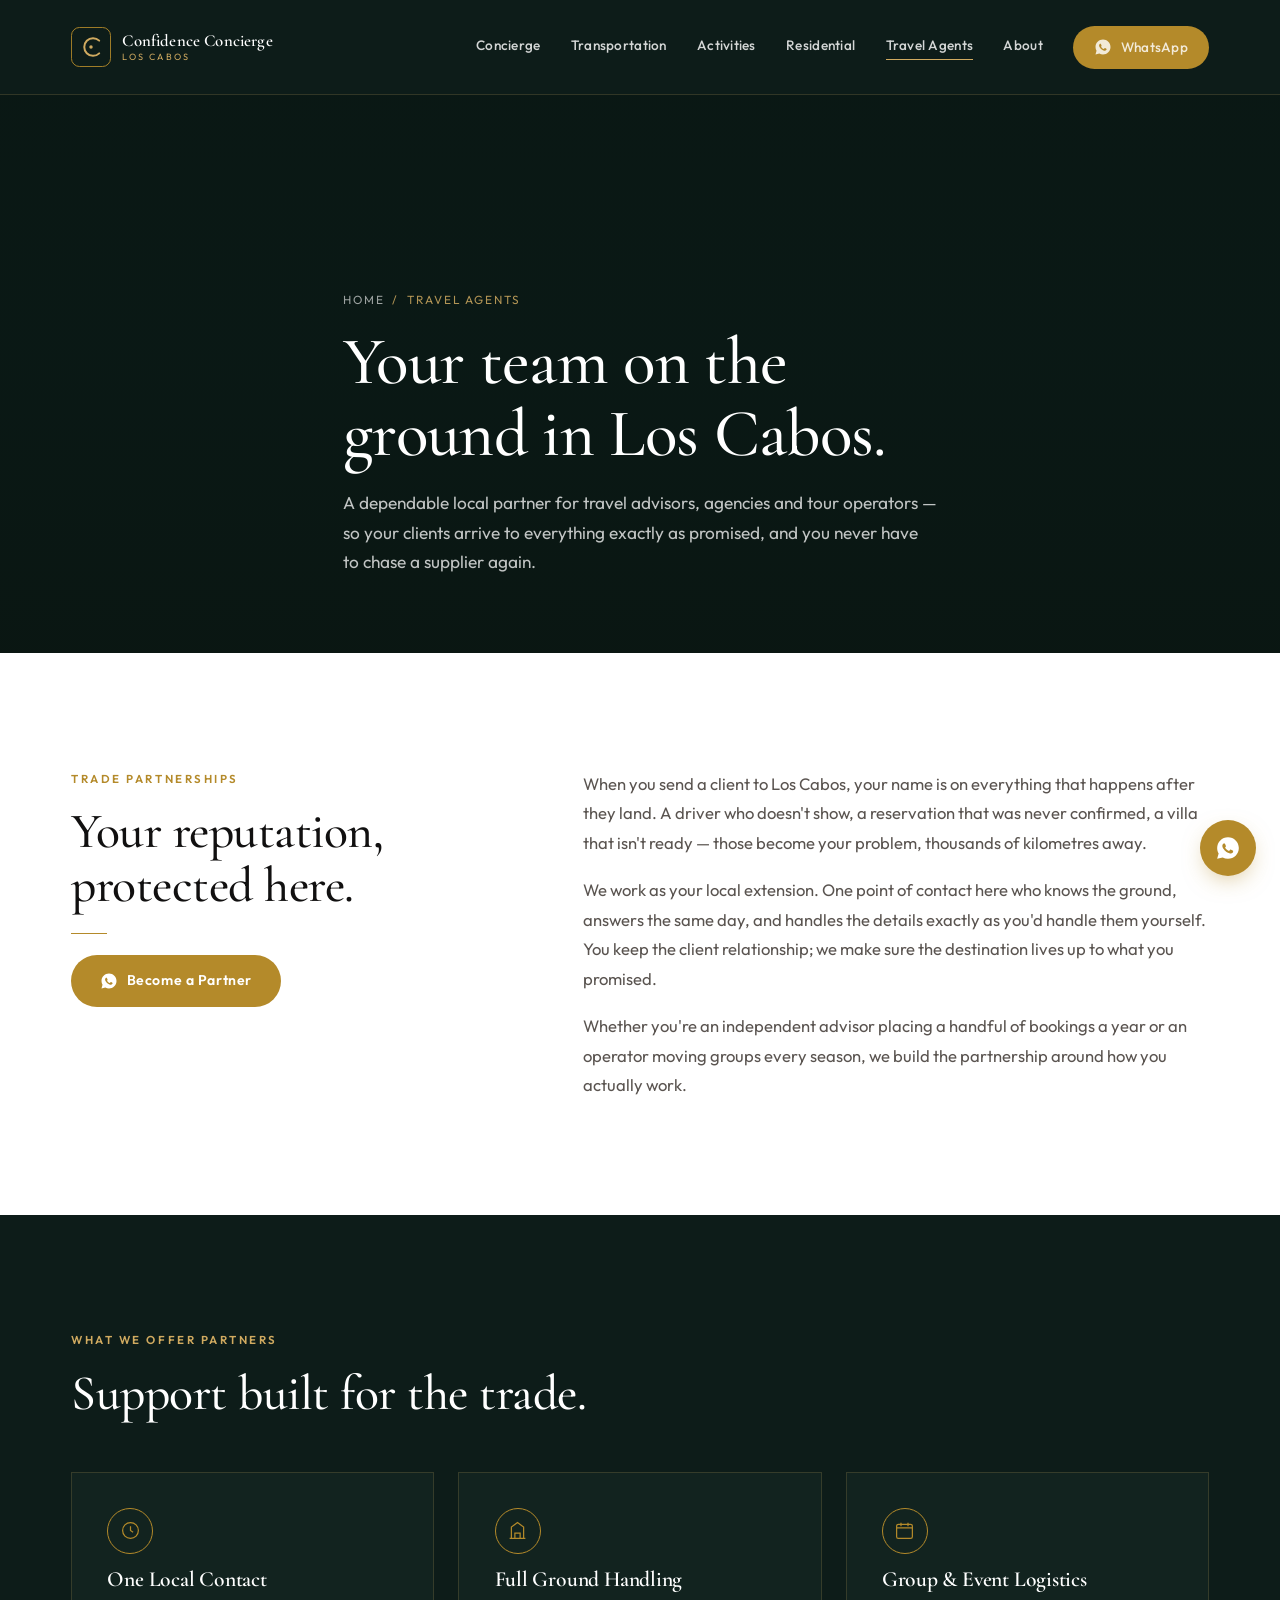
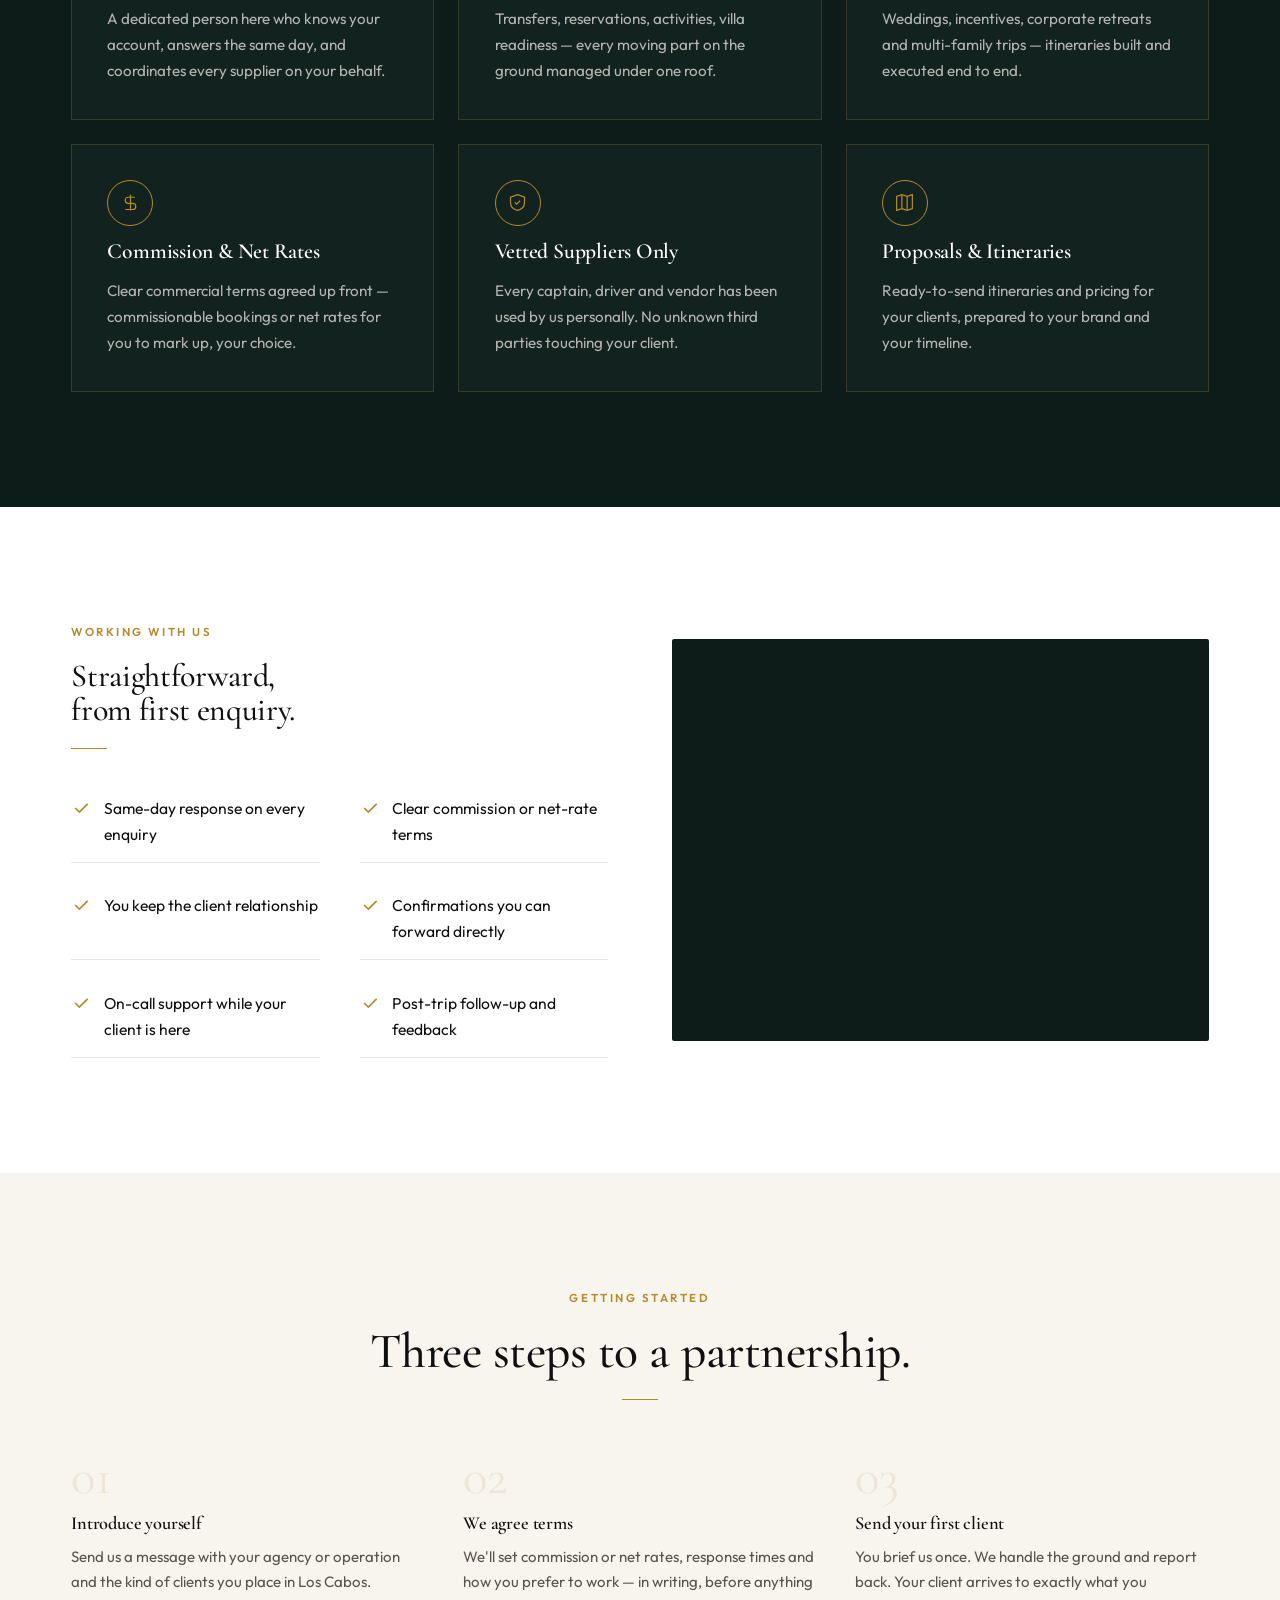
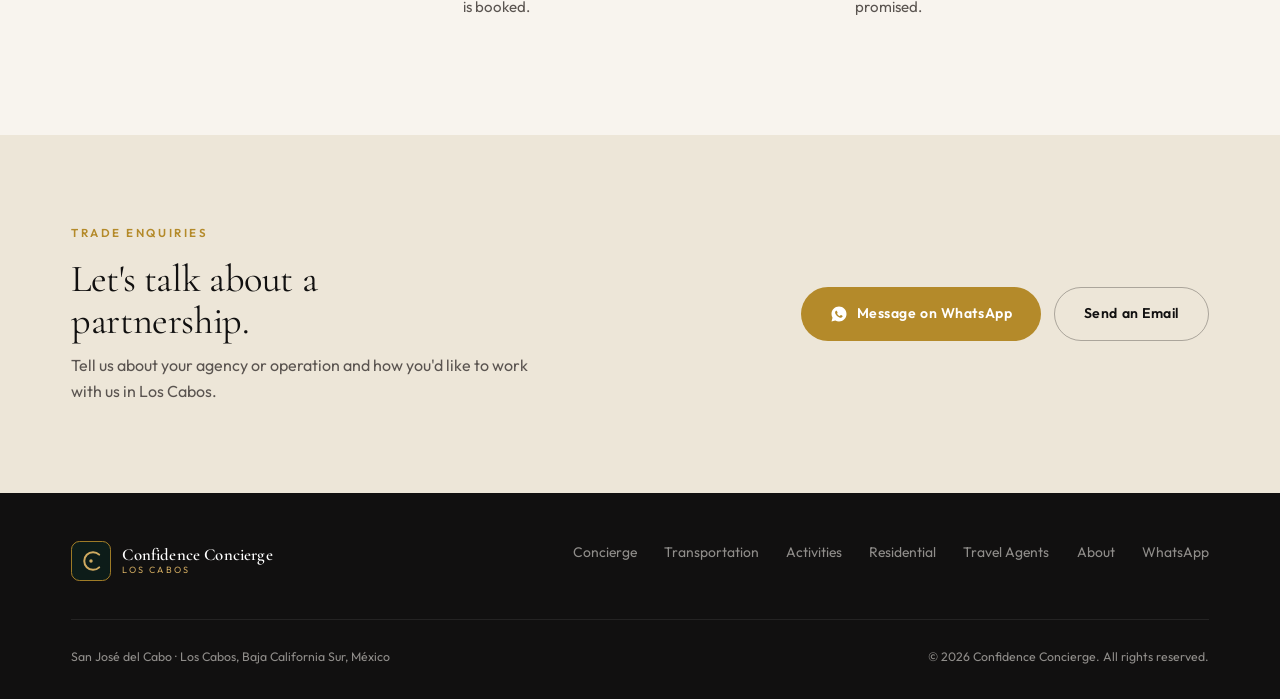
<file: travel-agents.html>
<!DOCTYPE html>
<html lang="en">
<head>
  <meta charset="UTF-8">
  <meta name="viewport" content="width=device-width, initial-scale=1.0">
  <title>Travel Agents &amp; Tour Operators — Confidence Concierge · Los Cabos</title>
  <meta name="description" content="Trade partnerships for travel agents, advisors and tour operators — reliable Los Cabos DMC-style ground support, commissions and white-glove client care.">
  <link rel="icon" type="image/svg+xml" href="data:image/svg+xml,%3Csvg xmlns='http://www.w3.org/2000/svg' viewBox='0 0 44 44'%3E%3Crect width='44' height='44' rx='9' fill='%230D1C19'/%3E%3Cpath d='M31 15a9.7 9.7 0 1 0 0 14' stroke='%23D0AA60' stroke-width='2.4' fill='none' stroke-linecap='round'/%3E%3Ccircle cx='22' cy='22' r='2' fill='%23D0AA60'/%3E%3C/svg%3E">
  <link rel="preconnect" href="https://fonts.googleapis.com">
  <link rel="preconnect" href="https://fonts.gstatic.com" crossorigin>
  <link href="https://fonts.googleapis.com/css2?family=Cormorant+Garamond:ital,wght@0,400;0,500;0,600;1,400;1,500&family=Outfit:wght@300;400;500;600&display=swap" rel="stylesheet">
  <link rel="stylesheet" href="css/styles.css">
</head>
<body>
<header class="nav nav--solid" id="siteNav">
  <div class="wrap">
    <a href="index.html" class="logo" aria-label="Confidence Concierge — home">
      <svg class="logo-mark" viewBox="0 0 44 44" fill="none" xmlns="http://www.w3.org/2000/svg" aria-hidden="true">
        <rect x="0.5" y="0.5" width="43" height="43" rx="9" fill="#0D1C19" stroke="#B48A2A" stroke-width="1"/>
        <path d="M31 15a9.7 9.7 0 1 0 0 14" stroke="#D0AA60" stroke-width="2.2" stroke-linecap="round"/>
        <circle cx="22" cy="22" r="1.9" fill="#D0AA60"/>
      </svg>
      <span class="logo-text">
        <span class="logo-name">Confidence Concierge</span>
        <span class="logo-city">Los Cabos</span>
      </span>
    </a>
    <button class="nav-burger" id="navBurger" aria-label="Open menu" aria-expanded="false">
      <span></span><span></span><span></span>
    </button>
    <div class="nav-backdrop" id="navBackdrop" aria-hidden="true"></div>
    <nav class="nav-links" id="navLinks" aria-label="Main navigation">
      <a href="concierge.html">Concierge</a>
      <a href="transportation.html">Transportation</a>
      <a href="activities.html">Activities</a>
      <a href="residential.html">Residential</a>
      <a href="travel-agents.html" class="active">Travel Agents</a>
      <a href="about.html">About</a>
      <a href="#" class="js-wa btn btn--gold" style="padding:0.65rem 1.3rem;"><svg viewBox="0 0 24 24" fill="currentColor" aria-hidden="true"><path d="M12 2C6.48 2 2 6.48 2 12c0 1.85.5 3.58 1.36 5.07L2 22l5.07-1.32A9.93 9.93 0 0 0 12 22c5.52 0 10-4.48 10-10S17.52 2 12 2zm4.56 13.82c-.2.57-1.2 1.1-1.65 1.16-.43.07-.95.1-1.54-.1-.36-.11-.81-.26-1.4-.51-2.45-1.06-4.06-3.55-4.18-3.71-.13-.17-1-1.33-1-2.55 0-1.2.63-1.8.86-2.04.22-.24.49-.3.65-.3h.47c.15 0 .35-.05.55.43.2.49.7 1.7.77 1.83.06.12.1.27.02.43-.08.17-.12.27-.24.42-.12.14-.25.31-.36.42-.12.12-.24.25-.1.49.14.25.62 1.02 1.33 1.65.91.82 1.68 1.07 1.92 1.19.25.12.39.1.54-.07.14-.17.63-.73.8-.98.17-.25.34-.2.56-.12.23.09 1.46.69 1.71.81.25.12.42.18.48.29.06.1.06.6-.14 1.17z"/></svg> WhatsApp</a>
    </nav>
  </div>
</header>

<section class="page-hero">
  <div class="page-hero-bg bg-agents" aria-hidden="true"></div>
  <div class="wrap page-hero-content">
    <div class="crumb"><a href="index.html">Home</a> &nbsp;/&nbsp; Travel Agents</div>
    <h1>Your team on the ground in Los Cabos.</h1>
    <p>A dependable local partner for travel advisors, agencies and tour operators &mdash; so your clients arrive to everything exactly as promised, and you never have to chase a supplier again.</p>
  </div>
</section>

<section class="section">
  <div class="wrap">
    <div class="intro-split">
      <div class="sticky">
        <span class="eyebrow">Trade Partnerships</span>
        <h2 class="t-h2">Your reputation,<br>protected here.</h2>
        <div class="divider"></div>
        <a href="#" class="js-wa btn btn--gold"><svg viewBox="0 0 24 24" fill="currentColor" aria-hidden="true"><path d="M12 2C6.48 2 2 6.48 2 12c0 1.85.5 3.58 1.36 5.07L2 22l5.07-1.32A9.93 9.93 0 0 0 12 22c5.52 0 10-4.48 10-10S17.52 2 12 2zm4.56 13.82c-.2.57-1.2 1.1-1.65 1.16-.43.07-.95.1-1.54-.1-.36-.11-.81-.26-1.4-.51-2.45-1.06-4.06-3.55-4.18-3.71-.13-.17-1-1.33-1-2.55 0-1.2.63-1.8.86-2.04.22-.24.49-.3.65-.3h.47c.15 0 .35-.05.55.43.2.49.7 1.7.77 1.83.06.12.1.27.02.43-.08.17-.12.27-.24.42-.12.14-.25.31-.36.42-.12.12-.24.25-.1.49.14.25.62 1.02 1.33 1.65.91.82 1.68 1.07 1.92 1.19.25.12.39.1.54-.07.14-.17.63-.73.8-.98.17-.25.34-.2.56-.12.23.09 1.46.69 1.71.81.25.12.42.18.48.29.06.1.06.6-.14 1.17z"/></svg> Become a Partner</a>
      </div>
      <div class="intro-body">
        <p>When you send a client to Los Cabos, your name is on everything that happens after they land. A driver who doesn't show, a reservation that was never confirmed, a villa that isn't ready &mdash; those become your problem, thousands of kilometres away.</p>
        <p>We work as your local extension. One point of contact here who knows the ground, answers the same day, and handles the details exactly as you'd handle them yourself. You keep the client relationship; we make sure the destination lives up to what you promised.</p>
        <p>Whether you're an independent advisor placing a handful of bookings a year or an operator moving groups every season, we build the partnership around how you actually work.</p>
      </div>
    </div>
  </div>
</section>

<section class="section section--dark">
  <div class="wrap">
    <div class="head"><span class="eyebrow eyebrow--lt">What We Offer Partners</span><h2 class="t-h2">Support built for the trade.</h2></div>
    <div class="feat-grid">
      <div class="feat-card">
        <div class="feat-icon"><svg viewBox="0 0 24 24" fill="none" stroke="currentColor" stroke-width="1.4"><circle cx="12" cy="12" r="9"/><path d="M12 7v5l3 2"/></svg></div>
        <h4>One Local Contact</h4>
        <p>A dedicated person here who knows your account, answers the same day, and coordinates every supplier on your behalf.</p>
      </div>
      <div class="feat-card">
        <div class="feat-icon"><svg viewBox="0 0 24 24" fill="none" stroke="currentColor" stroke-width="1.4"><path d="M3 21h18"/><path d="M5 21V8l7-5 7 5v13"/><path d="M9 21v-6h6v6"/></svg></div>
        <h4>Full Ground Handling</h4>
        <p>Transfers, reservations, activities, villa readiness &mdash; every moving part on the ground managed under one roof.</p>
      </div>
      <div class="feat-card">
        <div class="feat-icon"><svg viewBox="0 0 24 24" fill="none" stroke="currentColor" stroke-width="1.4"><rect x="3" y="5" width="18" height="16" rx="2"/><path d="M3 9h18M8 3v4M16 3v4"/></svg></div>
        <h4>Group &amp; Event Logistics</h4>
        <p>Weddings, incentives, corporate retreats and multi-family trips &mdash; itineraries built and executed end to end.</p>
      </div>
      <div class="feat-card">
        <div class="feat-icon"><svg viewBox="0 0 24 24" fill="none" stroke="currentColor" stroke-width="1.4"><path d="M12 3v18M17 6H9.5a3.5 3.5 0 0 0 0 7h5a3.5 3.5 0 0 1 0 7H6"/></svg></div>
        <h4>Commission &amp; Net Rates</h4>
        <p>Clear commercial terms agreed up front &mdash; commissionable bookings or net rates for you to mark up, your choice.</p>
      </div>
      <div class="feat-card">
        <div class="feat-icon"><svg viewBox="0 0 24 24" fill="none" stroke="currentColor" stroke-width="1.4"><path d="M12 3l8 3v6c0 5-3.5 8-8 9-4.5-1-8-4-8-9V6l8-3z"/><path d="M9 12l2 2 4-4"/></svg></div>
        <h4>Vetted Suppliers Only</h4>
        <p>Every captain, driver and vendor has been used by us personally. No unknown third parties touching your client.</p>
      </div>
      <div class="feat-card">
        <div class="feat-icon"><svg viewBox="0 0 24 24" fill="none" stroke="currentColor" stroke-width="1.4"><path d="M9 3L3 5v16l6-2 6 2 6-2V3l-6 2-6-2z"/><path d="M9 3v16M15 5v16"/></svg></div>
        <h4>Proposals &amp; Itineraries</h4>
        <p>Ready-to-send itineraries and pricing for your clients, prepared to your brand and your timeline.</p>
      </div>
    </div>
  </div>
</section>

<section class="section">
  <div class="wrap">
    <div class="media-row media-row--flip">
      <div class="media-img" style="background-image:url('https://images.unsplash.com/photo-1522199755839-a2bacb67c546?auto=format&amp;fit=crop&amp;w=1000&amp;q=80');" role="img" aria-label="Travel advisor planning an itinerary"></div>
      <div>
        <span class="eyebrow">Working With Us</span>
        <h3 class="t-h3">Straightforward,<br>from first enquiry.</h3>
        <div class="divider"></div>
        <div class="checklist">
          <div class="check-item"><svg viewBox="0 0 24 24" fill="none" stroke="currentColor" stroke-width="2"><path d="M5 12l5 5L20 7"/></svg><span>Same-day response on every enquiry</span></div>
          <div class="check-item"><svg viewBox="0 0 24 24" fill="none" stroke="currentColor" stroke-width="2"><path d="M5 12l5 5L20 7"/></svg><span>Clear commission or net-rate terms</span></div>
          <div class="check-item"><svg viewBox="0 0 24 24" fill="none" stroke="currentColor" stroke-width="2"><path d="M5 12l5 5L20 7"/></svg><span>You keep the client relationship</span></div>
          <div class="check-item"><svg viewBox="0 0 24 24" fill="none" stroke="currentColor" stroke-width="2"><path d="M5 12l5 5L20 7"/></svg><span>Confirmations you can forward directly</span></div>
          <div class="check-item"><svg viewBox="0 0 24 24" fill="none" stroke="currentColor" stroke-width="2"><path d="M5 12l5 5L20 7"/></svg><span>On-call support while your client is here</span></div>
          <div class="check-item"><svg viewBox="0 0 24 24" fill="none" stroke="currentColor" stroke-width="2"><path d="M5 12l5 5L20 7"/></svg><span>Post-trip follow-up and feedback</span></div>
        </div>
      </div>
    </div>
  </div>
</section>

<section class="section section--cream">
  <div class="wrap">
    <div class="head head--center"><span class="eyebrow">Getting Started</span><h2 class="t-h2">Three steps to a partnership.</h2><div class="divider divider--center"></div></div>
    <div class="steps">
      <div class="step"><span class="step-num">01</span><h4>Introduce yourself</h4><p>Send us a message with your agency or operation and the kind of clients you place in Los Cabos.</p></div>
      <div class="step"><span class="step-num">02</span><h4>We agree terms</h4><p>We'll set commission or net rates, response times and how you prefer to work &mdash; in writing, before anything is booked.</p></div>
      <div class="step"><span class="step-num">03</span><h4>Send your first client</h4><p>You brief us once. We handle the ground and report back. Your client arrives to exactly what you promised.</p></div>
    </div>
  </div>
</section>

<section class="cta-band" id="contact">
  <div class="wrap">
    <div class="cta-inner">
      <div class="cta-copy">
        <span class="eyebrow">Trade Enquiries</span>
        <h2>Let's talk about a partnership.</h2>
        <p>Tell us about your agency or operation and how you'd like to work with us in Los Cabos.</p>
      </div>
      <div class="cta-actions">
        <a href="#" class="js-wa btn btn--gold"><svg viewBox="0 0 24 24" fill="currentColor" aria-hidden="true"><path d="M12 2C6.48 2 2 6.48 2 12c0 1.85.5 3.58 1.36 5.07L2 22l5.07-1.32A9.93 9.93 0 0 0 12 22c5.52 0 10-4.48 10-10S17.52 2 12 2zm4.56 13.82c-.2.57-1.2 1.1-1.65 1.16-.43.07-.95.1-1.54-.1-.36-.11-.81-.26-1.4-.51-2.45-1.06-4.06-3.55-4.18-3.71-.13-.17-1-1.33-1-2.55 0-1.2.63-1.8.86-2.04.22-.24.49-.3.65-.3h.47c.15 0 .35-.05.55.43.2.49.7 1.7.77 1.83.06.12.1.27.02.43-.08.17-.12.27-.24.42-.12.14-.25.31-.36.42-.12.12-.24.25-.1.49.14.25.62 1.02 1.33 1.65.91.82 1.68 1.07 1.92 1.19.25.12.39.1.54-.07.14-.17.63-.73.8-.98.17-.25.34-.2.56-.12.23.09 1.46.69 1.71.81.25.12.42.18.48.29.06.1.06.6-.14 1.17z"/></svg> Message on WhatsApp</a>
        <a href="mailto:serratoleyva@gmail.com" class="btn btn--outline-dark">Send an Email</a>
      </div>
    </div>
  </div>
</section>

<footer>
  <div class="wrap">
    <div class="footer-top">
      <a href="index.html" class="logo" aria-label="Confidence Concierge — home">
        <svg class="logo-mark" viewBox="0 0 44 44" fill="none" xmlns="http://www.w3.org/2000/svg" aria-hidden="true">
        <rect x="0.5" y="0.5" width="43" height="43" rx="9" fill="#0D1C19" stroke="#B48A2A" stroke-width="1"/>
        <path d="M31 15a9.7 9.7 0 1 0 0 14" stroke="#D0AA60" stroke-width="2.2" stroke-linecap="round"/>
        <circle cx="22" cy="22" r="1.9" fill="#D0AA60"/>
      </svg>
        <span class="logo-text">
          <span class="logo-name">Confidence Concierge</span>
          <span class="logo-city">Los Cabos</span>
        </span>
      </a>
      <nav class="footer-nav" aria-label="Footer navigation">
        <a href="concierge.html">Concierge</a>
        <a href="transportation.html">Transportation</a>
        <a href="activities.html">Activities</a>
        <a href="residential.html">Residential</a>
        <a href="travel-agents.html">Travel Agents</a>
      <a href="about.html">About</a>
        <a href="#" class="js-wa">WhatsApp</a>
      </nav>
    </div>
    <div class="footer-bottom">
      <span>San Jos&eacute; del Cabo &middot; Los Cabos, Baja California Sur, M&eacute;xico</span>
      <span>&copy; <span id="yr"></span> Confidence Concierge. All rights reserved.</span>
    </div>
  </div>
</footer>

<a href="#" class="js-wa wa-fab" aria-label="Message us on WhatsApp"><svg viewBox="0 0 24 24" fill="currentColor" aria-hidden="true"><path d="M12 2C6.48 2 2 6.48 2 12c0 1.85.5 3.58 1.36 5.07L2 22l5.07-1.32A9.93 9.93 0 0 0 12 22c5.52 0 10-4.48 10-10S17.52 2 12 2zm4.56 13.82c-.2.57-1.2 1.1-1.65 1.16-.43.07-.95.1-1.54-.1-.36-.11-.81-.26-1.4-.51-2.45-1.06-4.06-3.55-4.18-3.71-.13-.17-1-1.33-1-2.55 0-1.2.63-1.8.86-2.04.22-.24.49-.3.65-.3h.47c.15 0 .35-.05.55.43.2.49.7 1.7.77 1.83.06.12.1.27.02.43-.08.17-.12.27-.24.42-.12.14-.25.31-.36.42-.12.12-.24.25-.1.49.14.25.62 1.02 1.33 1.65.91.82 1.68 1.07 1.92 1.19.25.12.39.1.54-.07.14-.17.63-.73.8-.98.17-.25.34-.2.56-.12.23.09 1.46.69 1.71.81.25.12.42.18.48.29.06.1.06.6-.14 1.17z"/></svg></a>

<!-- Images: Unsplash (free commercial license — unsplash.com/license) -->
<script src="js/main.js"></script>
</body>
</html>
</file>
<file: css/styles.css>
/* =============================================================
   Confidence Concierge — Los Cabos  |  Shared Stylesheet
   Dark teal + gold luxury system
   Cormorant Garamond (display) · Outfit (body)
   ============================================================= */

/* ── Tokens ── */
:root {
  --white:    #FFFFFF;
  --cream:    #F8F4EE;
  --linen:    #EDE6D8;
  --charcoal: #111010;
  --mid:      #5A5450;
  --gold:     #B48A2A;
  --gold-lt:  #D0AA60;
  --teal:     #0D1C19;
  --teal-2:   #12231F;
  --border:   rgba(17,16,16,0.10);
  --border-lt: rgba(208,170,96,0.18);

  --font-display: 'Cormorant Garamond', Georgia, serif;
  --font-body:    'Outfit', -apple-system, BlinkMacSystemFont, sans-serif;

  --container: 1240px;
  --gap:       clamp(1.5rem, 4vw, 4rem);
  --ease:      cubic-bezier(0.22, 1, 0.36, 1);
}

/* ── Reset ── */
*, *::before, *::after { box-sizing: border-box; margin: 0; padding: 0; }
html { scroll-behavior: smooth; }
body {
  font-family: var(--font-body);
  font-weight: 400;
  color: var(--charcoal);
  background: var(--white);
  line-height: 1.65;
  -webkit-font-smoothing: antialiased;
  overflow-x: hidden;
}
img, svg { display: block; max-width: 100%; }
a { color: inherit; text-decoration: none; }
ul { list-style: none; }
button { font: inherit; cursor: pointer; background: none; border: none; }

@media (prefers-reduced-motion: reduce) {
  *, *::before, *::after {
    animation-duration: 0.001ms !important;
    transition-duration: 0.001ms !important;
    scroll-behavior: auto !important;
  }
}

/* ── Typography ── */
h1, h2, h3, h4 {
  font-family: var(--font-display);
  font-weight: 500;
  line-height: 1.08;
  letter-spacing: -0.01em;
}
.t-hero {
  font-size: clamp(2.8rem, 6.5vw, 5.4rem);
  font-style: italic;
  font-weight: 400;
  line-height: 1.05;
  letter-spacing: -0.02em;
}
.t-h2 { font-size: clamp(2.1rem, 4vw, 3.1rem); }
.t-h3 { font-size: clamp(1.5rem, 2.5vw, 2rem); }
.t-lead {
  font-family: var(--font-body);
  font-size: clamp(1rem, 1.4vw, 1.15rem);
  font-weight: 300;
  line-height: 1.7;
  color: var(--mid);
}

/* ── Layout ── */
.wrap {
  max-width: var(--container);
  margin: 0 auto;
  padding-left: var(--gap);
  padding-right: var(--gap);
}
.section        { padding: clamp(4.5rem, 9vw, 7.5rem) 0; }
.section--cream { background: #F8F4EE; background: var(--cream); }
.section--linen { background: #EDE6D8; background: var(--linen); }
.section--dark  { background: #0D1C19; background: var(--teal); color: var(--white); }

.eyebrow {
  font-family: var(--font-body);
  font-size: 0.72rem;
  font-weight: 600;
  letter-spacing: 0.22em;
  text-transform: uppercase;
  color: var(--gold);
  display: block;
  margin-bottom: 1.1rem;
}
.eyebrow--lt { color: var(--gold-lt); }
.divider { width: 36px; height: 1px; background: var(--gold); margin: 1.3rem 0; }
.divider--lt { background: var(--gold-lt); }
.divider--center { margin-left: auto; margin-right: auto; }

/* ── Buttons ── */
.btn {
  display: inline-flex;
  align-items: center;
  gap: 0.55rem;
  font-family: var(--font-body);
  font-weight: 600;
  font-size: 0.88rem;
  letter-spacing: 0.04em;
  padding: 0.9rem 1.8rem;
  border-radius: 999px;
  white-space: nowrap;
  transition: transform 0.3s var(--ease), box-shadow 0.3s var(--ease), background 0.3s, border-color 0.3s, color 0.3s;
}
.btn svg { width: 18px; height: 18px; flex-shrink: 0; }
.btn--gold { background: var(--gold); color: var(--white); }
.btn--gold:hover { background: #9A7620; transform: translateY(-2px); box-shadow: 0 14px 28px -10px rgba(180,138,42,0.5); }
.btn--outline-light { border: 1.5px solid rgba(255,255,255,0.4); color: var(--white); }
.btn--outline-light:hover { border-color: var(--gold-lt); color: var(--gold-lt); }
.btn--outline-dark { border: 1.5px solid rgba(17,16,16,0.3); color: var(--charcoal); }
.btn--outline-dark:hover { border-color: var(--gold); color: var(--gold); }

:focus-visible { outline: 2px solid var(--gold); outline-offset: 3px; }

/* ── Navigation ── */
.nav {
  position: fixed;
  top: 0; left: 0; right: 0;
  z-index: 100;
  padding: 1.6rem 0;
  transition: background 0.4s var(--ease), padding 0.4s var(--ease), border-color 0.4s var(--ease);
  border-bottom: 1px solid transparent;
}
.nav.scrolled {
  padding: 0.9rem 0;
  background: rgba(13,28,25,0.94);
  backdrop-filter: blur(12px);
  -webkit-backdrop-filter: blur(12px);
  border-bottom-color: var(--border-lt);
}
/* Solid nav for interior pages (no hero image behind) */
.nav--solid {
  position: sticky;
  background: var(--teal);
  border-bottom-color: var(--border-lt);
}
.nav .wrap { display: flex; align-items: center; justify-content: space-between; gap: 1rem; }

.logo { display: flex; align-items: center; gap: 0.7rem; color: var(--white); flex-shrink: 0; }
.logo-mark { width: 40px; height: 40px; flex-shrink: 0; }
.logo-text { display: flex; flex-direction: column; line-height: 1.1; }
.logo-name { font-family: var(--font-display); font-size: 1.05rem; font-weight: 600; color: var(--white); letter-spacing: 0.01em; }
.logo-city { font-family: var(--font-body); font-size: 0.57rem; letter-spacing: 0.24em; text-transform: uppercase; color: var(--gold-lt); margin-top: 1px; }

.nav-links { display: flex; align-items: center; gap: 1.9rem; }
.nav-links a {
  font-size: 0.85rem;
  font-weight: 500;
  letter-spacing: 0.02em;
  color: rgba(255,255,255,0.82);
  position: relative;
  padding-bottom: 3px;
  transition: color 0.25s;
}
.nav-links a:not(.btn)::after {
  content: '';
  position: absolute;
  left: 0; bottom: 0;
  width: 0; height: 1px;
  background: var(--gold-lt);
  transition: width 0.3s var(--ease);
}
.nav-links a:not(.btn):hover { color: var(--white); }
.nav-links a:not(.btn):hover::after,
.nav-links a.active::after { width: 100%; }

.nav-burger {
  display: none;
  flex-direction: column;
  justify-content: center;
  gap: 5px;
  width: 44px;
  height: 44px;
  align-items: center;
  padding: 0;
  position: relative;
  z-index: 130;
}
.nav-burger span {
  display: block;
  width: 22px;
  height: 1.5px;
  background: var(--white);
  transition: transform 0.3s var(--ease), opacity 0.25s var(--ease);
}
/* Animate burger into an X while the panel is open */
.nav-burger.is-open span:nth-child(1) { transform: translateY(6.5px) rotate(45deg); }
.nav-burger.is-open span:nth-child(2) { opacity: 0; }
.nav-burger.is-open span:nth-child(3) { transform: translateY(-6.5px) rotate(-45deg); }

/* Dark backdrop behind the mobile panel */
.nav-backdrop {
  position: fixed;
  top: 0; left: 0; right: 0; bottom: 0;
  background: rgba(6,14,12,0.6);
  opacity: 0;
  visibility: hidden;
  transition: opacity 0.35s var(--ease), visibility 0.35s;
  z-index: 115;
}
.nav-backdrop.open { opacity: 1; visibility: visible; }
@media (min-width: 941px) { .nav-backdrop { display: none; } }

/* Lock page scroll while the menu is open */
body.nav-open { overflow: hidden; }

@media (max-width: 940px) {
  /* Keep the bar itself above the panel's backdrop */
  .nav { z-index: 120; }
  .nav--solid { position: fixed; }
  /* Interior pages use a fixed bar on mobile, so offset their first section */
  .nav--solid ~ .page-hero { padding-top: 7rem; }

  .nav-links {
    position: fixed;
    top: 0; right: 0; bottom: 0;
    width: min(80vw, 320px);
    max-width: 100vw;
    height: 100%;
    height: 100dvh;
    background: var(--teal);
    flex-direction: column;
    justify-content: flex-start;
    align-items: stretch;
    padding: 6rem var(--gap) calc(2rem + env(safe-area-inset-bottom));
    gap: 0;
    transform: translateX(100%);
    transition: transform 0.4s var(--ease);
    border-left: 1px solid var(--border-lt);
    z-index: 125;
    overflow-y: auto;
    -webkit-overflow-scrolling: touch;
  }
  .nav-links.open { transform: translateX(0); }

  .nav-links a {
    font-size: 1.05rem;
    color: var(--white);
    padding: 1rem 0;
    border-bottom: 1px solid rgba(208,170,96,0.14);
    width: 100%;
  }
  /* Remove the desktop underline effect on mobile */
  .nav-links a:not(.btn)::after { display: none; }
  .nav-links a.active { color: var(--gold-lt); }

  /* WhatsApp button sits apart at the bottom of the panel */
  .nav-links a.btn {
    justify-content: center;
    border-bottom: none;
    margin-top: 1.5rem;
    padding: 0.9rem 1.5rem !important;
  }

  .nav-burger { display: flex; }
}

/* ── Hero (home) ── */
.hero {
  position: relative;
  background-color: #0a1a17;
  min-height: 100vh;
  min-height: 100svh;
  display: flex;
  flex-direction: column;
  align-items: center;
  justify-content: center;
  text-align: center;
  overflow: hidden;
  color: var(--white);
  padding: 7rem var(--gap) 5rem;
}
.hero-bg {
  position: absolute;
  top: 0; left: 0; right: 0; bottom: 0;
  background-image: url('https://images.unsplash.com/photo-1507525428034-b723cf961d3e?auto=format&fit=crop&w=1920&q=85');
  background-size: cover;
  background-position: center 40%;
  background-color: #0a1a17;
}
.hero-bg::after {
  content: '';
  position: absolute;
  top: 0; left: 0; right: 0; bottom: 0;
  background: linear-gradient(to bottom, rgba(10,22,18,0.5) 0%, rgba(10,22,18,0.4) 40%, rgba(10,22,18,0.7) 100%);
}
.hero-content { position: relative; z-index: 2; color: #fff; max-width: 840px; display: flex; flex-direction: column; align-items: center; gap: 1.5rem; }
.hero-eyebrow { display: flex; align-items: center; gap: 0.8rem; font-size: 0.72rem; font-weight: 600; letter-spacing: 0.26em; text-transform: uppercase; color: var(--gold-lt); }
.hero-eyebrow .rule { width: 30px; height: 1px; background: var(--gold-lt); }
.hero h1 { color: #fff; max-width: 16ch; }
.hero-sub { font-size: clamp(1rem, 1.4vw, 1.15rem); font-weight: 300; color: rgba(255,255,255,0.8); max-width: 48ch; line-height: 1.7; }
.hero-actions { display: flex; flex-wrap: wrap; gap: 0.9rem; justify-content: center; margin-top: 0.4rem; }
.hero-scroll { position: absolute; bottom: 2rem; left: 50%; transform: translateX(-50%); z-index: 2; display: flex; flex-direction: column; align-items: center; gap: 0.5rem; font-size: 0.66rem; letter-spacing: 0.18em; text-transform: uppercase; color: rgba(255,255,255,0.5); }
.hero-scroll .line { width: 1px; height: 38px; background: linear-gradient(to bottom, rgba(255,255,255,0.4), transparent); animation: pulse 2s ease-in-out infinite; }
@keyframes pulse { 0%,100% { opacity: 0.4; } 50% { opacity: 1; } }

/* ── Page hero (interior pages) ── */
.page-hero {
  position: relative;
  background-color: #0a1a17;
  color: #fff;
  min-height: 62vh;
  display: flex;
  align-items: flex-end;
  padding: 8rem 0 clamp(3rem, 6vw, 5rem);
  overflow: hidden;
}
.page-hero-bg {
  position: absolute;
  top: 0; left: 0; right: 0; bottom: 0;
  background-size: cover;
  background-position: center;
  background-color: #0a1a17;
}
.page-hero-bg::after {
  content: '';
  position: absolute;
  top: 0; left: 0; right: 0; bottom: 0;
  background: linear-gradient(to top, rgba(10,22,18,0.9) 0%, rgba(10,22,18,0.4) 55%, rgba(10,22,18,0.55) 100%);
}
.page-hero-content { position: relative; z-index: 2; }
.page-hero .crumb { font-size: 0.74rem; letter-spacing: 0.16em; text-transform: uppercase; color: rgba(208,170,96,0.85); margin-bottom: 1rem; }
.page-hero .crumb a { color: rgba(255,255,255,0.6); }
.page-hero .crumb a:hover { color: var(--gold-lt); }
.page-hero h1 { color: #fff; font-size: clamp(2.3rem, 5.5vw, 4.2rem); max-width: 18ch; }
.page-hero p { margin-top: 1.1rem; color: rgba(255,255,255,0.75); font-size: 1.08rem; max-width: 54ch; line-height: 1.7; }

/* Page hero background images */
.bg-concierge   { background-image: url('https://images.unsplash.com/photo-1414235077428-338989a2e8c0?auto=format&fit=crop&w=1920&q=85'); }
.bg-transport   { background-image: url('https://images.unsplash.com/photo-1536700503339-1e4b06520771?auto=format&fit=crop&w=1920&q=85'); }
.bg-activities  { background-image: url('https://images.unsplash.com/photo-1544551763-46a013bb70d5?auto=format&fit=crop&w=1920&q=85'); }
.bg-residential { background-image: url('https://images.unsplash.com/photo-1613490493576-7fde63acd811?auto=format&fit=crop&w=1920&q=85'); }
.bg-agents      { background-image: url('https://images.unsplash.com/photo-1436491865332-7a61a109cc05?auto=format&fit=crop&w=1920&q=85'); }
.bg-about       { background-image: url('https://images.unsplash.com/photo-1519046904884-53103b34b206?auto=format&fit=crop&w=1920&q=85'); }

/* ── Marquee ── */
.marquee-wrap { background: #0D1C19; background: var(--teal); border-top: 1px solid var(--border-lt); border-bottom: 1px solid var(--border-lt); overflow: hidden; padding: 1.05rem 0; }
.marquee-track { display: flex; width: max-content; animation: marquee 32s linear infinite; }
.marquee-track span { font-family: var(--font-display); font-style: italic; font-size: 0.95rem; color: rgba(237,230,216,0.6); white-space: nowrap; padding: 0 2rem; display: flex; align-items: center; gap: 2rem; }
.marquee-track span::after { content: '·'; color: var(--gold-lt); font-style: normal; }
@keyframes marquee { from { transform: translateX(0); } to { transform: translateX(-50%); } }
@media (prefers-reduced-motion: reduce) { .marquee-track { animation: none; } }

/* ── Service panels (alternating, used on home) ── */
.svc-panel { display: flex; flex-wrap: nowrap; min-height: 560px; }
.svc-text { flex: 1 1 50%; background: #F8F4EE; background: var(--cream); display: flex; flex-direction: column; justify-content: center; padding: clamp(3rem, 6vw, 5.5rem) clamp(2.5rem, 5vw, 5.5rem); }
.svc-text h3 { margin: 0.2rem 0 0; }
.svc-text p { color: var(--mid); max-width: 40ch; font-size: 1rem; line-height: 1.75; }
.svc-tags { display: flex; flex-wrap: wrap; gap: 0.5rem; margin-top: 1.7rem; }
.svc-tag { font-size: 0.7rem; font-weight: 600; letter-spacing: 0.1em; text-transform: uppercase; padding: 0.38rem 0.75rem; border-radius: 999px; border: 1px solid var(--border); color: var(--mid); }
.svc-link { margin-top: 1.8rem; font-size: 0.84rem; font-weight: 600; letter-spacing: 0.04em; color: var(--gold); display: inline-flex; align-items: center; gap: 0.4rem; transition: gap 0.25s; }
.svc-link:hover { gap: 0.7rem; }
.svc-photo { flex: 1 1 50%; background-size: cover; background-position: center; min-height: 380px; }
.svc-panel--flip .svc-text { order: 2; }
.svc-panel--flip .svc-photo { order: 1; }

.svc-photo--dining     { background-image: url('https://images.unsplash.com/photo-1414235077428-338989a2e8c0?auto=format&fit=crop&w=1000&q=80'); background-color: #1a1210; }
.svc-photo--villa      { background-image: url('https://images.unsplash.com/photo-1566073771259-6a8506099945?auto=format&fit=crop&w=1000&q=80'); background-color: #0e1c1a; }
.svc-photo--transport  { background-image: url('https://images.unsplash.com/photo-1676856577533-1e8099932f7b?auto=format&fit=crop&w=1000&q=80'); background-color: #111318; }
.svc-photo--activities { background-image: url('https://images.unsplash.com/photo-1544551763-46a013bb70d5?auto=format&fit=crop&w=1000&q=80'); background-color: #0a161f; }

@media (max-width: 860px) {
  .svc-panel { flex-direction: column; }
  .svc-panel--flip .svc-text { order: 1; }
  .svc-panel--flip .svc-photo { order: 0; }
  .svc-photo { flex: none; width: 100%; min-height: 280px; }
  .svc-text { flex: none; width: 100%; }
  .svc-text p { max-width: none; }
}

/* ── Statement band ── */
.statement { background: #0D1C19; background: var(--teal); padding: clamp(4.5rem, 9vw, 7.5rem) 0; text-align: center; }
.statement blockquote { font-family: var(--font-display); font-style: italic; font-size: clamp(1.7rem, 3.4vw, 2.9rem); color: #fff; max-width: 720px; margin: 0 auto; line-height: 1.3; }
.statement blockquote em { color: var(--gold-lt); font-style: normal; }
.statement cite { display: block; margin-top: 1.6rem; font-family: var(--font-body); font-style: normal; font-size: 0.76rem; letter-spacing: 0.18em; text-transform: uppercase; color: rgba(208,170,96,0.6); }

/* ── Section heading block ── */
.head { max-width: 640px; margin-bottom: 3.2rem; }
.head--center { margin-left: auto; margin-right: auto; text-align: center; }

/* ── Intro split (interior pages) ── */
.intro-split { display: grid; grid-template-columns: 5fr 7fr; gap: clamp(2rem, 5vw, 5.5rem); align-items: start; }
.intro-split .sticky { position: sticky; top: 7rem; }
.intro-body p { color: var(--mid); font-size: 1.04rem; line-height: 1.78; }
.intro-body p + p { margin-top: 1.1rem; }
@media (max-width: 860px) { .intro-split { grid-template-columns: 1fr; } .intro-split .sticky { position: static; } }

/* ── Feature grid (service detail cards) ── */
.feat-grid { display: grid; grid-template-columns: repeat(3, 1fr); gap: 1.5rem; }
.feat-grid--2 { grid-template-columns: repeat(2, 1fr); }
.feat-card {
  background: var(--white);
  border: 1px solid var(--border);
  padding: 2.2rem;
  display: flex;
  flex-direction: column;
  gap: 0.9rem;
  transition: transform 0.4s var(--ease), box-shadow 0.4s var(--ease), border-color 0.4s;
}
.feat-card:hover { transform: translateY(-5px); box-shadow: 0 22px 44px -22px rgba(17,16,16,0.22); border-color: rgba(180,138,42,0.35); }
.feat-icon { width: 46px; height: 46px; display: flex; align-items: center; justify-content: center; border-radius: 50%; border: 1px solid var(--gold); color: var(--gold); flex-shrink: 0; }
.feat-icon svg { width: 21px; height: 21px; }
.feat-card h4 { font-family: var(--font-display); font-size: 1.35rem; font-weight: 600; }
.feat-card p { font-size: 0.95rem; color: var(--mid); line-height: 1.7; }
.section--dark .feat-card { background: var(--teal-2); border-color: var(--border-lt); }
.section--dark .feat-card h4 { color: #fff; }
.section--dark .feat-card p { color: rgba(248,244,238,0.7); }
@media (max-width: 880px) { .feat-grid, .feat-grid--2 { grid-template-columns: 1fr; } }

/* ── Checklist (what's included) ── */
.checklist { display: grid; grid-template-columns: repeat(2, 1fr); gap: 1rem 2.5rem; margin-top: 2rem; }
.check-item { display: flex; gap: 0.8rem; align-items: flex-start; padding: 0.9rem 0; border-bottom: 1px solid var(--border); }
.check-item svg { width: 20px; height: 20px; color: var(--gold); flex-shrink: 0; margin-top: 2px; }
.check-item span { font-size: 0.98rem; color: var(--charcoal); }
.section--dark .check-item { border-bottom-color: var(--border-lt); }
.section--dark .check-item span { color: rgba(255,255,255,0.85); }
@media (max-width: 700px) { .checklist { grid-template-columns: 1fr; } }

/* ── Image + text row ── */
.media-row { display: grid; grid-template-columns: 1fr 1fr; gap: clamp(2rem, 5vw, 4.5rem); align-items: center; }
.media-row .media-img { aspect-ratio: 4/3; background-size: cover; background-position: center; background-color: var(--teal); border-radius: 2px; min-height: 320px; }
.media-row--flip .media-img { order: 2; }
@media (max-width: 820px) { .media-row { grid-template-columns: 1fr; } .media-row--flip .media-img { order: 0; } }

/* ── Process steps ── */
.steps { display: grid; grid-template-columns: repeat(3, 1fr); gap: 2.4rem; }
.step { display: grid; gap: 0.7rem; align-content: start; }
.step-num { font-family: var(--font-display); font-size: 3.2rem; font-weight: 400; color: var(--linen); line-height: 1; }
.section--dark .step-num { color: rgba(208,170,96,0.25); }
.step h4 { font-family: var(--font-display); font-size: 1.15rem; font-weight: 600; }
.step p { font-size: 0.94rem; color: var(--mid); }
.section--dark .step h4 { color: #fff; }
.section--dark .step p { color: rgba(248,244,238,0.7); }
@media (max-width: 760px) { .steps { grid-template-columns: 1fr; gap: 1.8rem; } }

/* ── CTA band ── */
.cta-band { background: #EDE6D8; background: var(--linen); padding: clamp(3.5rem, 8vw, 5.5rem) 0; }
.cta-band--dark { background: var(--teal); }
.cta-inner { display: flex; align-items: center; justify-content: space-between; flex-wrap: wrap; gap: 2rem; }
.cta-copy h2 { font-family: var(--font-display); font-size: clamp(1.8rem, 3vw, 2.4rem); font-weight: 400; max-width: 24ch; }
.cta-band--dark .cta-copy h2 { color: #fff; }
.cta-copy p { margin-top: 0.6rem; color: var(--mid); font-size: 1rem; max-width: 42ch; }
.cta-band--dark .cta-copy p { color: rgba(255,255,255,0.7); }
.cta-actions { display: flex; gap: 0.8rem; flex-wrap: wrap; }

/* ── Team (about) ── */
.team-grid { display: grid; grid-template-columns: 1fr 1fr; gap: 1.6rem; margin-top: 3rem; }
.team-card { background: var(--white); border: 1px solid var(--border); overflow: hidden; transition: transform 0.4s var(--ease), box-shadow 0.4s var(--ease); }
.team-card:hover { transform: translateY(-5px); box-shadow: 0 20px 40px -16px rgba(17,16,16,0.2); }
.team-photo { aspect-ratio: 3/2; min-height: 240px; background: linear-gradient(135deg, var(--teal) 0%, #1a3530 100%); display: flex; align-items: center; justify-content: center; overflow: hidden; }
.team-photo img { width: 100%; height: 100%; object-fit: cover; }
.team-monogram { font-family: var(--font-display); font-size: 2.8rem; color: var(--gold-lt); }
.team-body { padding: 1.8rem 2rem 2rem; display: grid; gap: 0.55rem; }
.team-body h3 { font-size: 1.3rem; }
.team-role { font-size: 0.72rem; font-weight: 600; letter-spacing: 0.14em; text-transform: uppercase; color: var(--gold); }
.team-bio { font-size: 0.93rem; color: var(--mid); line-height: 1.7; }
@media (max-width: 700px) { .team-grid { grid-template-columns: 1fr; } }

/* ── Values ── */
.values-row { display: grid; grid-template-columns: repeat(3, 1fr); gap: 2.4rem; margin-top: 3rem; }
.value-item { border-top: 1px solid var(--border); padding-top: 1.3rem; }
.value-item h4 { font-size: 1.1rem; margin-bottom: 0.5rem; font-family: var(--font-display); font-weight: 600; }
.value-item p { font-size: 0.93rem; color: var(--mid); }
@media (max-width: 700px) { .values-row { grid-template-columns: 1fr; } }

/* ── Footer ── */
footer { background: #111010; background: var(--charcoal); color: rgba(248,244,238,0.55); padding: 3rem 0 2rem; }
.footer-top { display: flex; justify-content: space-between; align-items: flex-start; flex-wrap: wrap; gap: 2rem; padding-bottom: 2.4rem; border-bottom: 1px solid rgba(255,255,255,0.08); }
.footer-nav { display: flex; flex-wrap: wrap; gap: 1.7rem; align-items: center; }
.footer-nav a { font-size: 0.87rem; transition: color 0.25s; }
.footer-nav a:hover { color: var(--gold-lt); }
.footer-bottom { display: flex; justify-content: space-between; flex-wrap: wrap; gap: 0.8rem; padding-top: 1.7rem; font-size: 0.77rem; }

/* ── WhatsApp FAB ── */
.wa-fab { position: fixed; bottom: 1.5rem; right: 1.5rem; z-index: 90; width: 56px; height: 56px; border-radius: 50%; background: var(--gold); display: flex; align-items: center; justify-content: center; box-shadow: 0 8px 24px -8px rgba(180,138,42,0.6); transition: transform 0.3s var(--ease), box-shadow 0.3s; }
.wa-fab:hover { transform: translateY(-3px) scale(1.06); box-shadow: 0 14px 32px -8px rgba(180,138,42,0.7); }
.wa-fab svg { width: 26px; height: 26px; color: #fff; }

/* ── Fleet cards (transportation) ── */
.fleet-grid { display: grid; grid-template-columns: repeat(2, 1fr); gap: 1.6rem; margin-top: 2.6rem; }
.fleet-card {
  background: var(--white);
  border: 1px solid var(--border);
  overflow: hidden;
  display: flex;
  flex-direction: column;
  transition: transform 0.4s var(--ease), box-shadow 0.4s var(--ease);
}
.fleet-card:hover { transform: translateY(-5px); box-shadow: 0 22px 44px -22px rgba(17,16,16,0.24); }
.fleet-img {
  aspect-ratio: 16/10;
  min-height: 230px;
  background-size: cover;
  background-position: center;
  background-color: var(--teal);
}
.fleet-body { padding: 1.6rem 1.8rem 1.9rem; display: grid; gap: 0.5rem; }
.fleet-body h4 { font-family: var(--font-display); font-size: 1.35rem; font-weight: 600; }
.fleet-meta { font-size: 0.72rem; font-weight: 600; letter-spacing: 0.14em; text-transform: uppercase; color: var(--gold); }
.fleet-body p { font-size: 0.94rem; color: var(--mid); line-height: 1.7; }
@media (max-width: 760px) { .fleet-grid { grid-template-columns: 1fr; } }

/* ── Founder / team cards (clickable) ── */
.team-card { cursor: pointer; position: relative; }
.team-card::after {
  content: 'View profile →';
  position: absolute;
  right: 2rem; bottom: 1.6rem;
  font-size: 0.74rem;
  font-weight: 600;
  letter-spacing: 0.08em;
  text-transform: uppercase;
  color: var(--gold);
  opacity: 0;
  transform: translateX(-6px);
  transition: opacity 0.3s var(--ease), transform 0.3s var(--ease);
}
.team-card:hover::after, .team-card:focus-visible::after { opacity: 1; transform: translateX(0); }
.bio-full { display: none; }

/* Founder feature card — larger, sits alone above the others */
.founder-card { grid-column: 1 / -1; display: grid; grid-template-columns: 5fr 7fr; }
.founder-card .team-photo { aspect-ratio: auto; min-height: 340px; height: 100%; }
.founder-card .team-body { padding: 2.4rem 2.6rem; align-content: center; }
.founder-card .team-body h3 { font-size: 1.8rem; }
.founder-badge {
  display: inline-block;
  font-size: 0.62rem;
  font-weight: 700;
  letter-spacing: 0.2em;
  text-transform: uppercase;
  color: var(--teal);
  background: var(--gold-lt);
  padding: 0.3rem 0.7rem;
  border-radius: 999px;
  width: fit-content;
  margin-bottom: 0.4rem;
}
@media (max-width: 820px) {
  .founder-card { grid-template-columns: 1fr; }
  .founder-card .team-photo { min-height: 260px; }
}

/* ── Bio modal ── */
.bio-modal {
  position: fixed;
  top: 0; left: 0; right: 0; bottom: 0;
  z-index: 200;
  background: rgba(6,14,12,0.75);
  display: flex;
  align-items: center;
  justify-content: center;
  padding: var(--gap);
  opacity: 0;
  visibility: hidden;
  transition: opacity 0.3s var(--ease), visibility 0.3s;
}
.bio-modal.open { opacity: 1; visibility: visible; }
.bio-modal-inner {
  background: var(--white);
  max-width: 720px;
  width: 100%;
  max-height: 86vh;
  overflow-y: auto;
  -webkit-overflow-scrolling: touch;
  position: relative;
  padding: clamp(2rem, 5vw, 3.2rem);
  transform: translateY(14px);
  transition: transform 0.35s var(--ease);
}
.bio-modal.open .bio-modal-inner { transform: translateY(0); }
.bio-modal-close {
  position: absolute;
  top: 1rem; right: 1rem;
  width: 40px; height: 40px;
  display: flex;
  align-items: center;
  justify-content: center;
  border-radius: 50%;
  color: var(--mid);
  transition: background 0.25s, color 0.25s;
}
.bio-modal-close:hover { background: var(--linen); color: var(--charcoal); }
.bio-modal-close svg { width: 20px; height: 20px; }

.bio-head { display: flex; gap: 1.4rem; align-items: center; margin-bottom: 1.6rem; padding-right: 2.5rem; }
.bio-avatar {
  width: 84px; height: 84px;
  border-radius: 50%;
  flex-shrink: 0;
  background: linear-gradient(135deg, var(--teal), #1a3530);
  display: flex;
  align-items: center;
  justify-content: center;
  overflow: hidden;
  border: 1px solid rgba(208,170,96,0.4);
}
.bio-avatar img { width: 100%; height: 100%; object-fit: cover; }
.bio-avatar span { font-family: var(--font-display); font-size: 1.8rem; color: var(--gold-lt); }
.bio-head h3 { font-size: 1.6rem; margin-bottom: 0.2rem; }
.bio-head .role { font-size: 0.7rem; font-weight: 600; letter-spacing: 0.14em; text-transform: uppercase; color: var(--gold); }
.bio-text p { font-size: 0.98rem; color: var(--mid); line-height: 1.8; }
.bio-text p + p { margin-top: 0.9rem; }

.bio-contact {
  margin-top: 1.8rem;
  padding-top: 1.5rem;
  border-top: 1px solid var(--border);
  display: flex;
  flex-wrap: wrap;
  gap: 0.7rem;
}
.bio-contact a {
  display: inline-flex;
  align-items: center;
  gap: 0.5rem;
  font-size: 0.86rem;
  font-weight: 500;
  padding: 0.65rem 1.1rem;
  border-radius: 999px;
  border: 1px solid var(--border);
  color: var(--charcoal);
  transition: border-color 0.25s, color 0.25s, background 0.25s;
}
.bio-contact a:hover { border-color: var(--gold); color: var(--gold); }
.bio-contact a svg { width: 16px; height: 16px; }
.bio-contact a.wa { background: var(--gold); border-color: var(--gold); color: #fff; }
.bio-contact a.wa:hover { background: #9A7620; border-color: #9A7620; color: #fff; }
</file>
